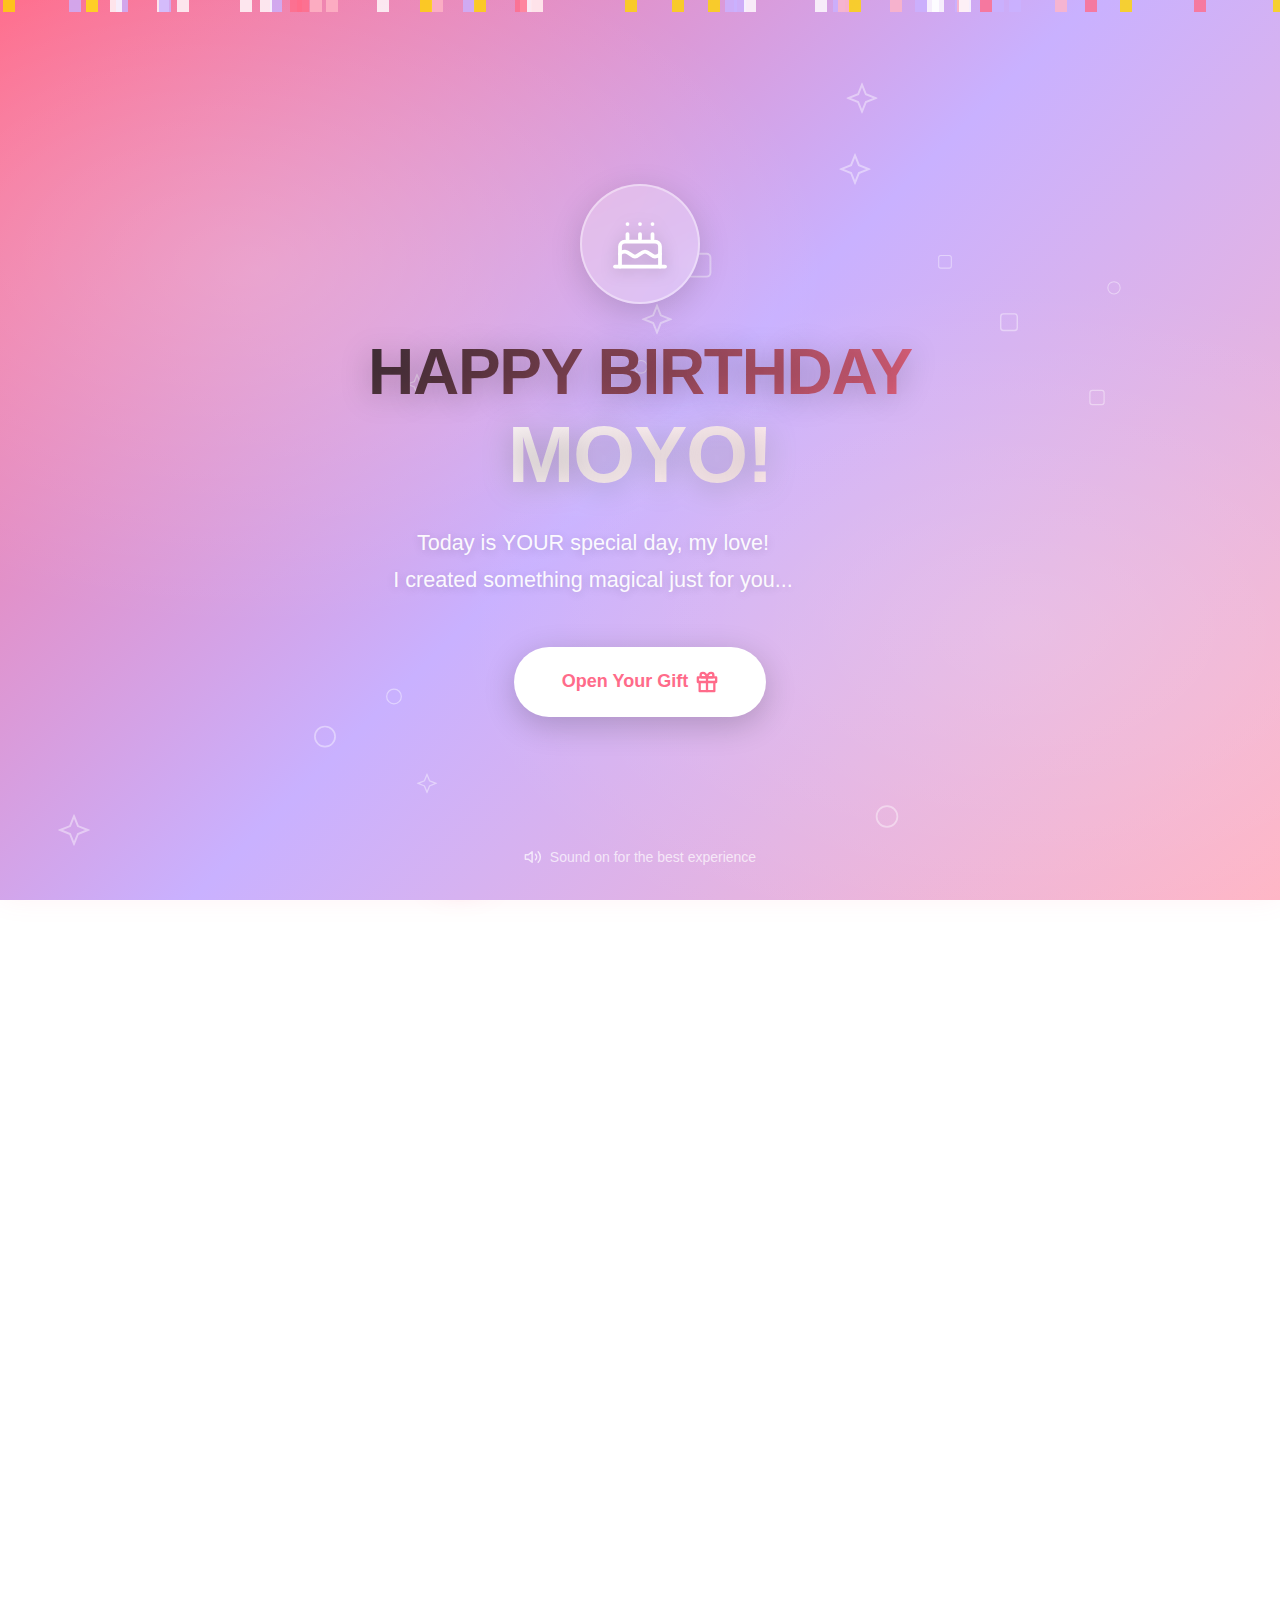
<file: index.html>
<!DOCTYPE html>
<html lang="en">
<head>
  <meta charset="UTF-8">
  <meta name="viewport" content="width=device-width, initial-scale=1.0">
  <meta name="description" content="Happy Birthday Moyo - A digital love experience celebrating you">
  <title>Happy Birthday Moyo! 🎂💕</title>
  
  <!-- Preload critical resources -->
  <link rel="preconnect" href="https://unpkg.com">
  
  <!-- AOS Animation Library -->
  <link href="https://unpkg.com/aos@2.3.1/dist/aos.css" rel="stylesheet">
  
  <!-- Custom Styles -->
  <link rel="stylesheet" href="css/globals.css">
  <link rel="stylesheet" href="css/message.css">
  <link rel="stylesheet" href="css/surprise.css">
  <link rel="stylesheet" href="css/home.css">
</head>
<body>
  
  <!-- ============================================================
       BIRTHDAY MODAL POPUP
       ============================================================ -->
  <div class="birthday-modal" id="birthday-modal">
    <!-- Animated Background -->
    <div class="birthday-bg"></div>

    <!-- Confetti Container -->
    <div class="confetti-container" id="confetti-container"></div>
    
    <!-- Floating Decorations -->
    <div class="birthday-decorations" id="birthday-decorations"></div>
    
    <!-- Content -->
    <div class="birthday-content">
      <!-- Cake Icon -->
      <div class="birthday-icon">
        <svg xmlns="http://www.w3.org/2000/svg" viewBox="0 0 24 24" fill="none" stroke="currentColor" stroke-width="1.5" stroke-linecap="round" stroke-linejoin="round">
          <path d="M20 21v-8a2 2 0 0 0-2-2H6a2 2 0 0 0-2 2v8"/>
          <path d="M4 16s.5-1 2-1 2.5 2 4 2 2.5-2 4-2 2.5 2 4 2 2-1 2-1"/>
          <path d="M2 21h20"/>
          <path d="M7 8v2"/>
          <path d="M12 8v2"/>
          <path d="M17 8v2"/>
          <path d="M7 4h.01"/>
          <path d="M12 4h.01"/>
          <path d="M17 4h.01"/>
        </svg>
      </div>

      <h1 class="birthday-title">
        HAPPY BIRTHDAY
        <span class="birthday-name">MOYO!</span>
      </h1>

      <p class="birthday-subtitle">
        Today is YOUR special day, my love!<br>
        I created something magical just for you...
      </p>

      <button class="birthday-btn" id="enter-btn" onclick="closeBirthdayModal()">
        <span>Open Your Gift</span>
        <svg xmlns="http://www.w3.org/2000/svg" viewBox="0 0 24 24" fill="none" stroke="currentColor" stroke-width="2.5" stroke-linecap="round" stroke-linejoin="round">
          <path d="M20 12v10H4V12"/>
          <path d="M2 7h20v5H2z"/>
          <path d="M12 22V7"/>
          <path d="M12 7H7.5a2.5 2.5 0 0 1 0-5C11 2 12 7 12 7z"/>
          <path d="M12 7h4.5a2.5 2.5 0 0 0 0-5C13 2 12 7 12 7z"/>
        </svg>
      </button>
    </div>

    <!-- Audio Hint -->
    <div class="audio-hint">
      <svg xmlns="http://www.w3.org/2000/svg" viewBox="0 0 24 24" fill="none" stroke="currentColor" stroke-width="2" stroke-linecap="round" stroke-linejoin="round">
        <polygon points="11 5 6 9 2 9 2 15 6 15 11 19 11 5"/>
        <path d="M15.54 8.46a5 5 0 0 1 0 7.07"/>
        <path d="M19.07 4.93a10 10 0 0 1 0 14.14"/>
      </svg>
      <span>Sound on for the best experience</span>
    </div>
  </div>


  <!-- Floating Hearts Background -->
  <div class="floating-hearts" aria-hidden="true"></div>

  <!-- Page Container -->
  <div class="page-container">
    <!-- Main Content -->
    <div id="page-content" class="page-content">
      
      <!-- ============================================================
           HERO SECTION
           ============================================================ -->
      <section class="section-lg" style="min-height: calc(100vh - 180px); display: flex; align-items: center; justify-content: center;">
        <div class="container text-center">
          
          <!-- Animated Heart Container -->
          <div class="lottie-container mb-lg" data-aos="zoom-in" data-aos-delay="100">
            <div id="lottie-heart" class="animated-heart-container">
              <!-- Beautiful CSS Animated Heart -->
              <div class="animated-heart">
                <svg xmlns="http://www.w3.org/2000/svg" viewBox="0 0 24 24" fill="url(#heartGradient)" stroke="none">
                  <defs>
                    <linearGradient id="heartGradient" x1="0%" y1="0%" x2="100%" y2="100%">
                      <stop offset="0%" style="stop-color:#FF85A2"/>
                      <stop offset="50%" style="stop-color:#FF6B8A"/>
                      <stop offset="100%" style="stop-color:#E85A78"/>
                    </linearGradient>
                    <filter id="heartGlow" x="-50%" y="-50%" width="200%" height="200%">
                      <feGaussianBlur stdDeviation="2" result="glow"/>
                      <feMerge>
                        <feMergeNode in="glow"/>
                        <feMergeNode in="SourceGraphic"/>
                      </feMerge>
                    </filter>
                  </defs>
                  <path d="M20.84 4.61a5.5 5.5 0 0 0-7.78 0L12 5.67l-1.06-1.06a5.5 5.5 0 0 0-7.78 7.78l1.06 1.06L12 21.23l7.78-7.78 1.06-1.06a5.5 5.5 0 0 0 0-7.78z" filter="url(#heartGlow)"/>
                </svg>
                <!-- Floating mini icons -->
                <div class="mini-hearts">
                  <span class="mini-heart" style="--delay: 0s; --x: -30px;">
                    <svg xmlns="http://www.w3.org/2000/svg" width="16" height="16" viewBox="0 0 24 24" fill="currentColor" style="color: var(--color-love-pink);"><path d="M19 14c1.49-1.46 3-3.21 3-5.5A5.5 5.5 0 0 0 16.5 3c-1.76 0-3 .5-4.5 2-1.5-1.5-2.74-2-4.5-2A5.5 5.5 0 0 0 2 8.5c0 2.3 1.5 4.05 3 5.5l7 7Z"/></svg>
                  </span>
                  <span class="mini-heart" style="--delay: 0.5s; --x: 30px;">
                    <svg xmlns="http://www.w3.org/2000/svg" width="14" height="14" viewBox="0 0 24 24" fill="currentColor" style="color: var(--color-rose);"><path d="M19 14c1.49-1.46 3-3.21 3-5.5A5.5 5.5 0 0 0 16.5 3c-1.76 0-3 .5-4.5 2-1.5-1.5-2.74-2-4.5-2A5.5 5.5 0 0 0 2 8.5c0 2.3 1.5 4.05 3 5.5l7 7Z"/></svg>
                  </span>
                  <span class="mini-heart" style="--delay: 1s; --x: -20px;">
                    <svg xmlns="http://www.w3.org/2000/svg" width="18" height="18" viewBox="0 0 24 24" fill="currentColor" style="color: var(--color-lavender);"><path d="M19 14c1.49-1.46 3-3.21 3-5.5A5.5 5.5 0 0 0 16.5 3c-1.76 0-3 .5-4.5 2-1.5-1.5-2.74-2-4.5-2A5.5 5.5 0 0 0 2 8.5c0 2.3 1.5 4.05 3 5.5l7 7Z"/></svg>
                  </span>
                  <span class="mini-heart" style="--delay: 1.5s; --x: 25px;">
                    <svg xmlns="http://www.w3.org/2000/svg" width="12" height="12" viewBox="0 0 24 24" fill="currentColor" style="color: var(--color-peach);"><path d="M19 14c1.49-1.46 3-3.21 3-5.5A5.5 5.5 0 0 0 16.5 3c-1.76 0-3 .5-4.5 2-1.5-1.5-2.74-2-4.5-2A5.5 5.5 0 0 0 2 8.5c0 2.3 1.5 4.05 3 5.5l7 7Z"/></svg>
                  </span>
                </div>
              </div>
            </div>
            <style>
              .animated-heart-container {
                width: 220px;
                height: 220px;
                margin: 0 auto;
                display: flex;
                align-items: center;
                justify-content: center;
                position: relative;
              }
              .animated-heart {
                position: relative;
                animation: heartBeat 1.5s ease-in-out infinite;
              }
              .animated-heart svg {
                width: 140px;
                height: 140px;
                filter: drop-shadow(0 8px 25px rgba(255,107,138,0.5));
              }
              @keyframes heartBeat {
                0%, 100% { transform: scale(1); }
                15% { transform: scale(1.15); }
                30% { transform: scale(1); }
                45% { transform: scale(1.1); }
                60% { transform: scale(1); }
              }
              .mini-hearts {
                position: absolute;
                inset: 0;
                pointer-events: none;
              }
              .mini-heart {
                position: absolute;
                font-size: 1.2rem;
                opacity: 0;
                animation: floatUp 3s ease-in-out infinite;
                animation-delay: var(--delay);
                left: calc(50% + var(--x));
                bottom: 50%;
              }
              @keyframes floatUp {
                0% { 
                  opacity: 0; 
                  transform: translateY(0) scale(0.5); 
                }
                20% { 
                  opacity: 1; 
                }
                100% { 
                  opacity: 0; 
                  transform: translateY(-80px) scale(1); 
                }
              }
            </style>
          </div>

          <!-- Birthday Headline -->
          <h1 class="premium-title" data-aos="fade-up" data-aos-delay="300" style="margin-bottom: var(--spacing-md);">
            Happy Birthday, Moyo!<br>
            <span class="highlight-text">Today is all about you</span>
          </h1>

          <!-- Decorative Divider -->
          <div class="section-divider" data-aos="fade-up" data-aos-delay="400"></div>

          <!-- Subtext -->
          <p class="poetic-text mb-xl" data-aos="fade-up" data-aos-delay="500" style="max-width: 520px; margin: 0 auto var(--spacing-xl);">
            On this beautiful day, I wanted to create something special just for you. 
            Every page is filled with my love, my memories of us, and my heart.
          </p>

          <!-- CTA Button -->
          <div data-aos="fade-up" data-aos-delay="600">
            <a href="love-story.html" class="btn btn-primary btn-lg" id="start-journey-btn">
              <span>Begin Your Journey</span>
              <svg xmlns="http://www.w3.org/2000/svg" width="22" height="22" viewBox="0 0 24 24" fill="none" stroke="currentColor" stroke-width="2.5" stroke-linecap="round" stroke-linejoin="round">
                <path d="M20.84 4.61a5.5 5.5 0 0 0-7.78 0L12 5.67l-1.06-1.06a5.5 5.5 0 0 0-7.78 7.78l1.06 1.06L12 21.23l7.78-7.78 1.06-1.06a5.5 5.5 0 0 0 0-7.78z"></path>
              </svg>
            </a>
          </div>

        </div>
      </section>

      <!-- ============================================================
           BIRTHDAY STATS SECTION
           ============================================================ -->
      <section class="section" id="stats-section">
        <div class="container">
          <div class="text-center mb-xl" data-aos="fade-up">
            <h2>Your Birthday By The Numbers</h2>
            <p class="poetic-text">Celebrating another amazing year of you</p>
          </div>
          
          <div class="stats-container" data-aos="fade-up" data-aos-delay="100">
            <div class="stat-card-enhanced">
              <div class="stat-icon">
                <!-- Cake icon -->
                <svg xmlns="http://www.w3.org/2000/svg" width="28" height="28" viewBox="0 0 24 24" fill="none" stroke="currentColor" stroke-width="2" stroke-linecap="round" stroke-linejoin="round"><path d="M20 21v-8a2 2 0 0 0-2-2H6a2 2 0 0 0-2 2v8"/><path d="M4 16s.5-1 2-1 2.5 2 4 2 2.5-2 4-2 2.5 2 4 2 2-1 2-1"/><path d="M2 21h20"/><path d="M7 8v3"/><path d="M12 8v3"/><path d="M17 8v3"/><path d="M7 4h.01"/><path d="M12 4h.01"/><path d="M17 4h.01"/></svg>
              </div>
              <span class="stat-number counter" data-target="17" data-suffix="">0</span>
              <span class="stat-label">Years of Awesomeness</span>
            </div>

            <div class="stat-card-enhanced">
              <div class="stat-icon">
                <!-- Candle/Flame icon -->
                <svg xmlns="http://www.w3.org/2000/svg" width="28" height="28" viewBox="0 0 24 24" fill="none" stroke="currentColor" stroke-width="2" stroke-linecap="round" stroke-linejoin="round"><path d="M12 2c1 3 2.5 3.5 3.5 4.5A5 5 0 0 1 17 10a5 5 0 1 1-10 0c0-.3 0-.6.1-.9a5 5 0 0 0 4.9-7.1z"/></svg>
              </div>
              <span class="stat-number counter" data-target="100" data-suffix="">0</span>
              <span class="stat-label">Candles to Blow</span>
            </div>

            <div class="stat-card-enhanced">
              <div class="stat-icon">
                <!-- Gift icon -->
                <svg xmlns="http://www.w3.org/2000/svg" width="28" height="28" viewBox="0 0 24 24" fill="none" stroke="currentColor" stroke-width="2" stroke-linecap="round" stroke-linejoin="round"><rect x="3" y="8" width="18" height="12" rx="2"/><path d="M12 12V7"/><path d="M12 7H7.5a2.5 2.5 0 0 1 0-5C11 2 12 7 12 7z"/><path d="M12 7h4.5a2.5 2.5 0 0 0 0-5C13 2 12 7 12 7z"/></svg>
              </div>
              <span class="stat-number counter" data-target="1000" data-suffix="+">0</span>
              <span class="stat-label">Birthday Wishes</span>
            </div>

            <div class="stat-card-enhanced">
              <div class="stat-icon">
                <!-- Party/Celebration icon -->
                <svg xmlns="http://www.w3.org/2000/svg" width="28" height="28" viewBox="0 0 24 24" fill="none" stroke="currentColor" stroke-width="2" stroke-linecap="round" stroke-linejoin="round"><path d="M5.8 11.3 2 22l10.7-3.79"/><path d="M4 3h.01"/><path d="M22 8h.01"/><path d="M15 2h.01"/><path d="M22 20h.01"/><path d="m22 2-2.24.75a2.9 2.9 0 0 0-1.96 3.12v0c.1.86-.57 1.63-1.45 1.63h-.38c-.86 0-1.6.6-1.76 1.44L14 10"/><path d="m22 13-.82-.33c-.86-.34-1.82.2-1.98 1.11v0c-.11.7-.72 1.22-1.43 1.22H17"/><path d="m11 2 .33.82c.34.86-.2 1.82-1.11 1.98v0C9.52 4.9 9 5.52 9 6.23V7"/><path d="M11 13c1.93 1.93 2.83 4.17 2 5-.83.83-3.07-.07-5-2-1.93-1.93-2.83-4.17-2-5 .83-.83 3.07.07 5 2Z"/></svg>
              </div>
              <span class="stat-number counter" data-target="365" data-suffix="">0</span>
              <span class="stat-label">Days Until Next</span>
            </div>
          </div>
        </div>
      </section>

      <!-- ============================================================
           BIRTHDAY WISHES SECTION
           ============================================================ -->
      <section class="section">
        <div class="container container-sm">
          <div class="glass-card glass-card-pink text-center" data-aos="zoom-in">
            <div class="icon-circle mb-lg glow-icon" style="background: var(--gradient-sunset);">
              <svg xmlns="http://www.w3.org/2000/svg" width="36" height="36" viewBox="0 0 24 24" fill="none" stroke="currentColor" stroke-width="1.5" stroke-linecap="round" stroke-linejoin="round">
                <rect x="3" y="8" width="18" height="12" rx="2"/><path d="M12 12V7"/><path d="M12 7H7.5a2.5 2.5 0 0 1 0-5C11 2 12 7 12 7z"/><path d="M12 7h4.5a2.5 2.5 0 0 0 0-5C13 2 12 7 12 7z"/>
              </svg>
            </div>
            <h2 style="margin-bottom: var(--spacing-md);">My Birthday Wish For You</h2>
            <div class="section-divider" style="margin: var(--spacing-md) auto;"></div>
            <p style="font-size: var(--font-size-lg); font-style: italic; color: var(--color-text-primary); line-height: 1.9; margin-bottom: var(--spacing-lg);">
              "May this new year of your life bring you endless joy, beautiful surprises, 
              and all the love your heart can hold. You deserve every bit of happiness, 
              and I promise to be by your side through it all."
            </p>
            <div class="decorative-dots">
              <span class="decorative-dot"></span>
              <span class="decorative-dot"></span>
              <span class="decorative-dot"></span>
            </div>
          </div>
        </div>
      </section>

      <!-- ============================================================
           EXPLORE SECTION
           ============================================================ -->
      <section class="section">
        <div class="container">
          
          <div class="text-center mb-2xl" data-aos="fade-up">
            <h2>Your Birthday Gifts</h2>
            <p class="poetic-text" style="max-width: 450px; margin: var(--spacing-md) auto 0;">
              I've prepared something special in each section. Explore them all, my love!
            </p>
          </div>

          <div class="feature-grid">
            
            <!-- Our Story Card -->
            <a href="love-story.html" class="glass-card glass-card-glow feature-card" style="text-decoration: none;" data-aos="fade-up" data-aos-delay="100">
              <div class="feature-icon">
                <svg xmlns="http://www.w3.org/2000/svg" width="28" height="28" viewBox="0 0 24 24" fill="none" stroke="currentColor" stroke-width="2" stroke-linecap="round" stroke-linejoin="round">
                  <path d="M12 6.253v13m0-13C10.832 5.477 9.246 5 7.5 5S4.168 5.477 3 6.253v13C4.168 18.477 5.754 18 7.5 18s3.332.477 4.5 1.253m0-13C13.168 5.477 14.754 5 16.5 5c1.747 0 3.332.477 4.5 1.253v13C19.832 18.477 18.247 18 16.5 18c-1.746 0-3.332.477-4.5 1.253"/>
                </svg>
              </div>
              <h3>Our Story</h3>
              <p>Walk through the beautiful chapters of our journey together</p>
            </a>

            <!-- Questions Card -->
            <a href="questions.html" class="glass-card glass-card-glow feature-card" style="text-decoration: none;" data-aos="fade-up" data-aos-delay="200">
              <div class="feature-icon">
                <svg xmlns="http://www.w3.org/2000/svg" width="28" height="28" viewBox="0 0 24 24" fill="none" stroke="currentColor" stroke-width="2" stroke-linecap="round" stroke-linejoin="round">
                  <path d="M21 15a2 2 0 0 1-2 2H7l-4 4V5a2 2 0 0 1 2-2h14a2 2 0 0 1 2 2z"/>
                  <path d="M12 7v2"/>
                  <path d="M12 13h.01"/>
                </svg>
              </div>
              <h3>Questions</h3>
              <p>Share your heart through thoughtful questions I've written for you</p>
            </a>

            <!-- Memories Card -->
            <a href="memories.html" class="glass-card glass-card-glow feature-card" style="text-decoration: none;" data-aos="fade-up" data-aos-delay="300">
              <div class="feature-icon">
                <svg xmlns="http://www.w3.org/2000/svg" width="28" height="28" viewBox="0 0 24 24" fill="none" stroke="currentColor" stroke-width="2" stroke-linecap="round" stroke-linejoin="round">
                  <rect x="3" y="3" width="18" height="18" rx="2" ry="2"/>
                  <circle cx="9" cy="9" r="2"/>
                  <path d="m21 15-3.086-3.086a2 2 0 0 0-2.828 0L6 21"/>
                </svg>
              </div>
              <h3>Memories</h3>
              <p>Relive our most precious moments captured in time</p>
            </a>

            <!-- Surprise Card -->
            <a href="surprise.html" class="glass-card glass-card-glow feature-card" style="text-decoration: none;" data-aos="fade-up" data-aos-delay="400">
              <div class="feature-icon">
                <svg xmlns="http://www.w3.org/2000/svg" width="28" height="28" viewBox="0 0 24 24" fill="none" stroke="currentColor" stroke-width="2" stroke-linecap="round" stroke-linejoin="round">
                  <path d="M20 12v10H4V12"/>
                  <path d="M2 7h20v5H2z"/>
                  <path d="M12 22V7"/>
                  <path d="M12 7H7.5a2.5 2.5 0 0 1 0-5C11 2 12 7 12 7z"/>
                  <path d="M12 7h4.5a2.5 2.5 0 0 0 0-5C13 2 12 7 12 7z"/>
                </svg>
              </div>
              <h3>Your Surprise</h3>
              <p>A special birthday surprise awaits you here!</p>
            </a>

          </div>
        </div>
      </section>

      <!-- ============================================================
           FINAL CTA SECTION
           ============================================================ -->
      <section class="section">
        <div class="container text-center">
          <div data-aos="fade-up">
            <div class="icon-circle mb-lg glow-icon">
              <svg xmlns="http://www.w3.org/2000/svg" width="36" height="36" viewBox="0 0 24 24" fill="none" stroke="currentColor" stroke-width="1.5" stroke-linecap="round" stroke-linejoin="round">
                <path d="M20 21v-8a2 2 0 0 0-2-2H6a2 2 0 0 0-2 2v8"/><path d="M4 16s.5-1 2-1 2.5 2 4 2 2.5-2 4-2 2.5 2 4 2 2-1 2-1"/><path d="M2 21h20"/><path d="M7 8v2"/><path d="M12 8v2"/><path d="M17 8v2"/><path d="M7 4h.01"/><path d="M12 4h.01"/><path d="M17 4h.01"/>
              </svg>
            </div>
            <h2 style="margin-bottom: var(--spacing-md);">Ready for Your Gift?</h2>
            <p class="poetic-text mb-xl" style="max-width: 400px; margin: 0 auto var(--spacing-xl);">
              Your birthday journey through my heart starts now...
            </p>
            <a href="love-story.html" class="btn btn-primary btn-lg">
              <span>Let's Go</span>
              <svg xmlns="http://www.w3.org/2000/svg" width="20" height="20" viewBox="0 0 24 24" fill="none" stroke="currentColor" stroke-width="2.5" stroke-linecap="round" stroke-linejoin="round">
                <line x1="5" y1="12" x2="19" y2="12"/>
                <polyline points="12 5 19 12 12 19"/>
              </svg>
            </a>
          </div>
        </div>
      </section>

    </div>
  </div>

  <!-- ============================================================
       BOTTOM NAVIGATION
       ============================================================ -->
  <nav class="bottom-nav" role="navigation" aria-label="Main navigation">
    <button class="nav-item active" id="nav-home" data-page="index.html" aria-label="Home">
      <svg xmlns="http://www.w3.org/2000/svg" width="24" height="24" viewBox="0 0 24 24" fill="none" stroke="currentColor" stroke-width="2" stroke-linecap="round" stroke-linejoin="round">
        <path d="m3 9 9-7 9 7v11a2 2 0 0 1-2 2H5a2 2 0 0 1-2-2z"/>
        <polyline points="9 22 9 12 15 12 15 22"/>
      </svg>
    </button>
    <button class="nav-item" id="nav-story" data-page="love-story.html" aria-label="Our Story">
      <svg xmlns="http://www.w3.org/2000/svg" width="24" height="24" viewBox="0 0 24 24" fill="none" stroke="currentColor" stroke-width="2" stroke-linecap="round" stroke-linejoin="round">
        <path d="M12 6.253v13m0-13C10.832 5.477 9.246 5 7.5 5S4.168 5.477 3 6.253v13C4.168 18.477 5.754 18 7.5 18s3.332.477 4.5 1.253m0-13C13.168 5.477 14.754 5 16.5 5c1.747 0 3.332.477 4.5 1.253v13C19.832 18.477 18.247 18 16.5 18c-1.746 0-3.332.477-4.5 1.253"/>
      </svg>
    </button>
    <button class="nav-item" id="nav-questions" data-page="questions.html" aria-label="Questions">
      <svg xmlns="http://www.w3.org/2000/svg" width="24" height="24" viewBox="0 0 24 24" fill="none" stroke="currentColor" stroke-width="2" stroke-linecap="round" stroke-linejoin="round">
        <path d="M21 15a2 2 0 0 1-2 2H7l-4 4V5a2 2 0 0 1 2-2h14a2 2 0 0 1 2 2z"/>
      </svg>
    </button>
    <button class="nav-item" id="nav-memories" data-page="memories.html" aria-label="Memories">
      <svg xmlns="http://www.w3.org/2000/svg" width="24" height="24" viewBox="0 0 24 24" fill="none" stroke="currentColor" stroke-width="2" stroke-linecap="round" stroke-linejoin="round">
        <rect x="3" y="3" width="18" height="18" rx="2" ry="2"/>
        <circle cx="9" cy="9" r="2"/>
        <path d="m21 15-3.086-3.086a2 2 0 0 0-2.828 0L6 21"/>
      </svg>
    </button>
    <button class="nav-item" id="nav-surprise" data-page="surprise.html" aria-label="Surprise">
      <svg xmlns="http://www.w3.org/2000/svg" width="24" height="24" viewBox="0 0 24 24" fill="none" stroke="currentColor" stroke-width="2" stroke-linecap="round" stroke-linejoin="round">
        <path d="M20 12v10H4V12"/>
        <path d="M2 7h20v5H2z"/>
        <path d="M12 22V7"/>
        <path d="M12 7H7.5a2.5 2.5 0 0 1 0-5C11 2 12 7 12 7z"/>
        <path d="M12 7h4.5a2.5 2.5 0 0 0 0-5C13 2 12 7 12 7z"/>
      </svg>
    </button>
    <button class="nav-item" id="nav-message" data-page="message.html" aria-label="Love Letter">
      <svg xmlns="http://www.w3.org/2000/svg" width="24" height="24" viewBox="0 0 24 24" fill="none" stroke="currentColor" stroke-width="2" stroke-linecap="round" stroke-linejoin="round">
        <path d="M20.84 4.61a5.5 5.5 0 0 0-7.78 0L12 5.67l-1.06-1.06a5.5 5.5 0 0 0-7.78 7.78l1.06 1.06L12 21.23l7.78-7.78 1.06-1.06a5.5 5.5 0 0 0 0-7.78z"/>
      </svg>
    </button>
  </nav>

  <!-- Scripts -->
  <script src="https://unpkg.com/aos@2.3.1/dist/aos.js" defer></script>

  <script src="js/state.js" defer></script>
  <script src="js/router.js" defer></script>
  <script src="js/animations.js" defer></script>
  <script src="js/audio-manager.js" defer></script>
  <script src="js/questions.js" defer></script>
  <script src="js/message.js" defer></script>
  <script src="js/surprise.js" defer></script>
  
  <script src="js/home.js" defer></script>
  <script src="js/love-story.js" defer></script>
</body>
</html>
</file>
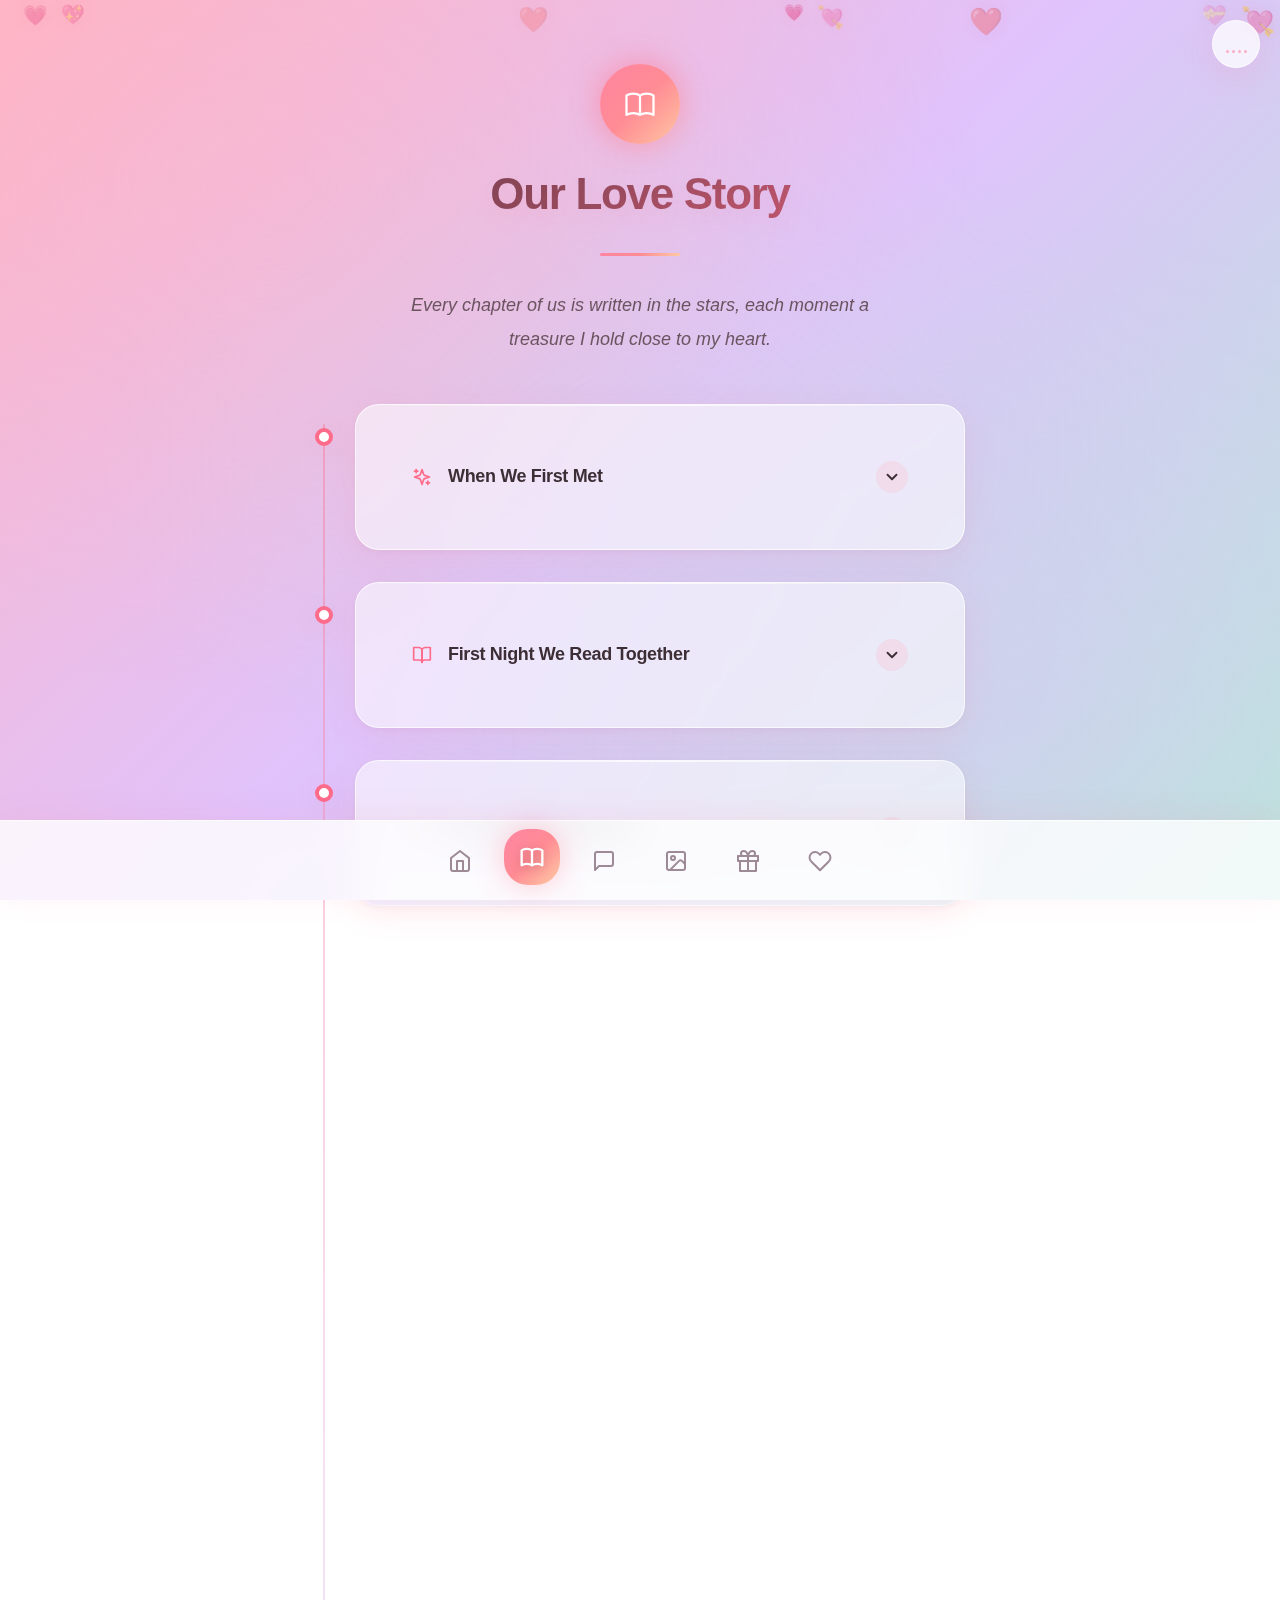
<file: love-story.html>
<!DOCTYPE html>
<html lang="en">
<head>
  <meta charset="UTF-8">
  <meta name="viewport" content="width=device-width, initial-scale=1.0">
  <meta name="description" content="Our love story - a timeline of beautiful moments">
  <title>Our Story 💕</title>
  <link href="https://unpkg.com/aos@2.3.1/dist/aos.css" rel="stylesheet">
  <link rel="stylesheet" href="css/globals.css">
</head>
<body>
  <div class="floating-hearts" aria-hidden="true"></div>

  <div class="page-container">
    <div id="page-content" class="page-content">
      
      <!-- ============================================================
           HEADER SECTION
           ============================================================ -->
      <section class="section">
        <div class="container">
          
          <!-- Page Header -->
          <div class="text-center mb-2xl" data-aos="fade-down">
            <div class="icon-circle mb-lg glow-icon">
              <svg xmlns="http://www.w3.org/2000/svg" width="36" height="36" viewBox="0 0 24 24" fill="none" stroke="currentColor" stroke-width="1.5" stroke-linecap="round" stroke-linejoin="round">
                <path d="M12 6.253v13m0-13C10.832 5.477 9.246 5 7.5 5S4.168 5.477 3 6.253v13C4.168 18.477 5.754 18 7.5 18s3.332.477 4.5 1.253m0-13C13.168 5.477 14.754 5 16.5 5c1.747 0 3.332.477 4.5 1.253v13C19.832 18.477 18.247 18 16.5 18c-1.746 0-3.332.477-4.5 1.253"/>
              </svg>
            </div>
            <h1 class="premium-title">Our Love Story</h1>
            <div class="section-divider"></div>
            <p class="poetic-text" style="max-width: 520px; margin: 0 auto;">
              Every chapter of us is written in the stars, each moment a treasure I hold close to my heart.
            </p>
          </div>

          <!-- Timeline -->
          <div class="timeline" style="max-width: 650px; margin: 0 auto;">
            
            <!-- Timeline Event 1 -->
            <div class="timeline-item" data-id="event-1" data-aos="fade-up" data-aos-delay="100">
              <div class="glass-card timeline-card" onclick="toggleTimeline('event-1')">
                <div class="timeline-header">
                  <h3 class="timeline-title">
                    <span class="timeline-icon">
                      <svg xmlns="http://www.w3.org/2000/svg" width="20" height="20" viewBox="0 0 24 24" fill="none" stroke="currentColor" stroke-width="2" stroke-linecap="round" stroke-linejoin="round"><path d="m12 3-1.912 5.813a2 2 0 0 1-1.275 1.275L3 12l5.813 1.912a2 2 0 0 1 1.275 1.275L12 21l1.912-5.813a2 2 0 0 1 1.275-1.275L21 12l-5.813-1.912a2 2 0 0 1-1.275-1.275L12 3Z"/><path d="M5 3v4"/><path d="M19 17v4"/><path d="M3 5h4"/><path d="M17 19h4"/></svg>
                    </span>
                    When We First Met
                  </h3>
                  <span class="timeline-toggle">
                    <svg xmlns="http://www.w3.org/2000/svg" width="18" height="18" viewBox="0 0 24 24" fill="none" stroke="currentColor" stroke-width="2.5" stroke-linecap="round" stroke-linejoin="round">
                      <polyline points="6 9 12 15 18 9"/>
                    </svg>
                  </span>
                </div>
                <div class="timeline-content">
                  <p class="timeline-text">AHH yes, the day I met you, feels like yester, the day we locked eyes at yellow house whilst we wait for our PHY practical and your grumpy ass felt it was a good idea to just frown for absolutely no reason. If only she knew how much I wanted to know you more on the spot....</p>
                </div>
              </div>
            </div>

            <!-- Timeline Event 2 -->
            <div class="timeline-item" data-id="event-2" data-aos="fade-up" data-aos-delay="150">
              <div class="glass-card timeline-card" onclick="toggleTimeline('event-2')">
                <div class="timeline-header">
                  <h3 class="timeline-title">
                    <span class="timeline-icon">
                      <svg xmlns="http://www.w3.org/2000/svg" width="20" height="20" viewBox="0 0 24 24" fill="none" stroke="currentColor" stroke-width="2" stroke-linecap="round" stroke-linejoin="round"><path d="M2 3h6a4 4 0 0 1 4 4v14a3 3 0 0 0-3-3H2z"/><path d="M22 3h-6a4 4 0 0 0-4 4v14a3 3 0 0 1 3-3h7z"/></svg>
                    </span>
                    First Night We Read Together
                  </h3>
                  <span class="timeline-toggle">
                    <svg xmlns="http://www.w3.org/2000/svg" width="18" height="18" viewBox="0 0 24 24" fill="none" stroke="currentColor" stroke-width="2.5" stroke-linecap="round" stroke-linejoin="round">
                      <polyline points="6 9 12 15 18 9"/>
                    </svg>
                  </span>
                </div>
                <div class="timeline-content">
                  <p class="timeline-text">Nothing memorable happened really, just me being corny and awkward asf, but it happened and it's worth remembering</p>
                </div>
              </div>
            </div>

            <!-- Timeline Event 3 -->
            <div class="timeline-item" data-id="event-3" data-aos="fade-up" data-aos-delay="200">
              <div class="glass-card timeline-card" onclick="toggleTimeline('event-3')">
                <div class="timeline-header">
                  <h3 class="timeline-title">
                    <span class="timeline-icon">
                      <svg xmlns="http://www.w3.org/2000/svg" width="20" height="20" viewBox="0 0 24 24" fill="none" stroke="currentColor" stroke-width="2" stroke-linecap="round" stroke-linejoin="round"><path d="M7.9 20A9 9 0 1 0 4 16.1L2 22Z"/></svg>
                    </span>
                    First Time I Texted You
                  </h3>
                  <span class="timeline-toggle">
                    <svg xmlns="http://www.w3.org/2000/svg" width="18" height="18" viewBox="0 0 24 24" fill="none" stroke="currentColor" stroke-width="2.5" stroke-linecap="round" stroke-linejoin="round">
                      <polyline points="6 9 12 15 18 9"/>
                    </svg>
                  </span>
                </div>
                <div class="timeline-content">
                  <p class="timeline-text">Shortly after i fetched water and spoke you, i remembered later that night how much easier it would have been if i had just asked for your number then and there, but it's fine, and then it hit me, for where oak group dey?why i go dey stress myself.....wo!</p>
                </div>
              </div>
            </div>

            <!-- Timeline Event 4 -->
            <div class="timeline-item" data-id="event-4" data-aos="fade-up" data-aos-delay="250">
              <div class="glass-card timeline-card" onclick="toggleTimeline('event-4')">
                <div class="timeline-header">
                  <h3 class="timeline-title">
                    <span class="timeline-icon">
                      <svg xmlns="http://www.w3.org/2000/svg" width="20" height="20" viewBox="0 0 24 24" fill="none" stroke="currentColor" stroke-width="2" stroke-linecap="round" stroke-linejoin="round"><path d="M19 14c1.49-1.46 3-3.21 3-5.5A5.5 5.5 0 0 0 16.5 3c-1.76 0-3 .5-4.5 2-1.5-1.5-2.74-2-4.5-2A5.5 5.5 0 0 0 2 8.5c0 2.3 1.5 4.05 3 5.5l7 7Z"/><path d="M12 5 9.04 7.96a2.17 2.17 0 0 0 0 3.08v0c.82.82 2.13.82 2.96 0L15 8"/><path d="m13 13-2 2"/></svg>
                    </span>
                    Our First Hug
                  </h3>
                  <span class="timeline-toggle">
                    <svg xmlns="http://www.w3.org/2000/svg" width="18" height="18" viewBox="0 0 24 24" fill="none" stroke="currentColor" stroke-width="2.5" stroke-linecap="round" stroke-linejoin="round">
                      <polyline points="6 9 12 15 18 9"/>
                    </svg>
                  </span>
                </div>
                <div class="timeline-content">
                  <p class="timeline-text">ouuuuuu, it felt like a dream icel, the soft hug, the compliment, to the way you looked at me, it was just ughhhhhhhh</p>
                </div>
              </div>
            </div>

            <!-- Timeline Event 5 -->
            <div class="timeline-item" data-id="event-5" data-aos="fade-up" data-aos-delay="300">
              <div class="glass-card timeline-card" onclick="toggleTimeline('event-5')">
                <div class="timeline-header">
                  <h3 class="timeline-title">
                    <span class="timeline-icon">
                      <svg xmlns="http://www.w3.org/2000/svg" width="20" height="20" viewBox="0 0 24 24" fill="none" stroke="currentColor" stroke-width="2" stroke-linecap="round" stroke-linejoin="round"><path d="M20.84 4.61a5.5 5.5 0 0 0-7.78 0L12 5.67l-1.06-1.06a5.5 5.5 0 0 0-7.78 7.78l1.06 1.06L12 21.23l7.78-7.78 1.06-1.06a5.5 5.5 0 0 0 0-7.78z"/></svg>
                    </span>
                    Our First Kiss
                  </h3>
                  <span class="timeline-toggle">
                    <svg xmlns="http://www.w3.org/2000/svg" width="18" height="18" viewBox="0 0 24 24" fill="none" stroke="currentColor" stroke-width="2.5" stroke-linecap="round" stroke-linejoin="round">
                      <polyline points="6 9 12 15 18 9"/>
                    </svg>
                  </span>
                </div>
                <div class="timeline-content">
                  <p class="timeline-text">eishh, baba con dey vex, i must say, i genuinely felt bad and i even thought fucked but hey...here we are...hehe</p>
                </div>
              </div>
            </div>

            <!-- Timeline Event 6 -->
            <div class="timeline-item" data-id="event-6" data-aos="fade-up" data-aos-delay="350">
              <div class="glass-card timeline-card" onclick="toggleTimeline('event-6')">
                <div class="timeline-header">
                  <h3 class="timeline-title">
                    <span class="timeline-icon">
                      <svg xmlns="http://www.w3.org/2000/svg" width="20" height="20" viewBox="0 0 24 24" fill="none" stroke="currentColor" stroke-width="2" stroke-linecap="round" stroke-linejoin="round"><path d="M19 14c1.49-1.46 3-3.21 3-5.5A5.5 5.5 0 0 0 16.5 3c-1.76 0-3 .5-4.5 2-1.5-1.5-2.74-2-4.5-2A5.5 5.5 0 0 0 2 8.5c0 2.3 1.5 4.05 3 5.5l7 7Z"/><path d="M12 13V7l4 2-4 2Z"/></svg>
                    </span>
                    First "I Love You"
                  </h3>
                  <span class="timeline-toggle">
                    <svg xmlns="http://www.w3.org/2000/svg" width="18" height="18" viewBox="0 0 24 24" fill="none" stroke="currentColor" stroke-width="2.5" stroke-linecap="round" stroke-linejoin="round">
                      <polyline points="6 9 12 15 18 9"/>
                    </svg>
                  </span>
                </div>
                <div class="timeline-content">
                  <p class="timeline-text">If i can still remember, i think i asked continuosly trying to understand how you felt as well cos i was like "Moyo, is this love?" <br>we've come alonggg wayyy, 5 billion i love you later btw</p>
                </div>
              </div>
            </div>

            <!-- Timeline Event 7 -->
            <div class="timeline-item" data-id="event-7" data-aos="fade-up" data-aos-delay="400">
              <div class="glass-card timeline-card" onclick="toggleTimeline('event-7')">
                <div class="timeline-header">
                  <h3 class="timeline-title">
                    <span class="timeline-icon">
                      <svg xmlns="http://www.w3.org/2000/svg" width="20" height="20" viewBox="0 0 24 24" fill="none" stroke="currentColor" stroke-width="2" stroke-linecap="round" stroke-linejoin="round"><circle cx="12" cy="12" r="3"/><path d="M12 16.5A4.5 4.5 0 1 1 7.5 12 4.5 4.5 0 1 1 12 7.5 4.5 4.5 0 1 1 16.5 12 4.5 4.5 0 1 1 12 16.5"/><path d="M12 12v9"/></svg>
                    </span>
                    When I Asked You Out
                  </h3>
                  <span class="timeline-toggle">
                    <svg xmlns="http://www.w3.org/2000/svg" width="18" height="18" viewBox="0 0 24 24" fill="none" stroke="currentColor" stroke-width="2.5" stroke-linecap="round" stroke-linejoin="round">
                      <polyline points="6 9 12 15 18 9"/>
                    </svg>
                  </span>
                </div>
                <div class="timeline-content">
                  <p class="timeline-text">ouuuu, the most "it's about time" moment of my life, see as she spam yessssssssssssssssssssss</p>
                </div>
              </div>
            </div>

            <!-- Timeline Event 8 -->
            <div class="timeline-item" data-id="event-8" data-aos="fade-up" data-aos-delay="450">
              <div class="glass-card timeline-card" onclick="toggleTimeline('event-8')">
                <div class="timeline-header">
                  <h3 class="timeline-title">
                    <span class="timeline-icon">
                      <svg xmlns="http://www.w3.org/2000/svg" width="20" height="20" viewBox="0 0 24 24" fill="none" stroke="currentColor" stroke-width="2" stroke-linecap="round" stroke-linejoin="round"><polyline points="20 12 20 22 4 22 4 12"/><rect width="20" height="5" x="2" y="7"/><line x1="12" y1="22" x2="12" y2="7"/><path d="M12 7H7.5a2.5 2.5 0 0 1 0-5C11 2 12 7 12 7z"/><path d="M12 7h4.5a2.5 2.5 0 0 0 0-5C13 2 12 7 12 7z"/></svg>
                    </span>
                    Our First Christmas
                  </h3>
                  <span class="timeline-toggle">
                    <svg xmlns="http://www.w3.org/2000/svg" width="18" height="18" viewBox="0 0 24 24" fill="none" stroke="currentColor" stroke-width="2.5" stroke-linecap="round" stroke-linejoin="round">
                      <polyline points="6 9 12 15 18 9"/>
                    </svg>
                  </span>
                </div>
                <div class="timeline-content">
                  <p class="timeline-text">sigh, feels like 2 months ago....lololol</p>
                </div>
              </div>
            </div>

          </div>

          <!-- Footer decoration -->
          <div class="text-center mt-3xl mb-xl" data-aos="fade-up">
            <div class="glass-card glass-card-pink" style="display: inline-block; padding: var(--spacing-lg) var(--spacing-2xl); border-radius: var(--radius-full);">
              <span style="font-size: var(--font-size-lg); font-style: italic; color: var(--color-text-secondary); display: flex; align-items: center; gap: 12px;">
                ...and our story continues 
                <svg xmlns="http://www.w3.org/2000/svg" width="20" height="20" viewBox="0 0 24 24" fill="currentColor" stroke="none" style="color: var(--color-rose); animation: heartBeat 2s infinite;"><path d="M19 14c1.49-1.46 3-3.21 3-5.5A5.5 5.5 0 0 0 16.5 3c-1.76 0-3 .5-4.5 2-1.5-1.5-2.74-2-4.5-2A5.5 5.5 0 0 0 2 8.5c0 2.3 1.5 4.05 3 5.5l7 7Z"/></svg>
              </span>
            </div>
          </div>

          <!-- Next Section CTA -->
          <div class="text-center mt-2xl" data-aos="fade-up">
            <a href="questions.html" class="btn btn-primary">
              <span>Answer Some Questions</span>
              <svg xmlns="http://www.w3.org/2000/svg" width="18" height="18" viewBox="0 0 24 24" fill="none" stroke="currentColor" stroke-width="2.5" stroke-linecap="round" stroke-linejoin="round">
                <line x1="5" y1="12" x2="19" y2="12"/>
                <polyline points="12 5 19 12 12 19"/>
              </svg>
            </a>
          </div>

        </div>
      </section>

    </div>
  </div>

  <!-- Bottom Navigation -->
  <nav class="bottom-nav" role="navigation" aria-label="Main navigation">
    <button class="nav-item" id="nav-home" data-page="index.html" aria-label="Home">
      <svg xmlns="http://www.w3.org/2000/svg" width="24" height="24" viewBox="0 0 24 24" fill="none" stroke="currentColor" stroke-width="2" stroke-linecap="round" stroke-linejoin="round"><path d="m3 9 9-7 9 7v11a2 2 0 0 1-2 2H5a2 2 0 0 1-2-2z"/><polyline points="9 22 9 12 15 12 15 22"/></svg>
    </button>
    <button class="nav-item active" id="nav-story" data-page="love-story.html" aria-label="Our Story">
      <svg xmlns="http://www.w3.org/2000/svg" width="24" height="24" viewBox="0 0 24 24" fill="none" stroke="currentColor" stroke-width="2" stroke-linecap="round" stroke-linejoin="round"><path d="M12 6.253v13m0-13C10.832 5.477 9.246 5 7.5 5S4.168 5.477 3 6.253v13C4.168 18.477 5.754 18 7.5 18s3.332.477 4.5 1.253m0-13C13.168 5.477 14.754 5 16.5 5c1.747 0 3.332.477 4.5 1.253v13C19.832 18.477 18.247 18 16.5 18c-1.746 0-3.332.477-4.5 1.253"/></svg>
    </button>
    <button class="nav-item" id="nav-questions" data-page="questions.html" aria-label="Questions">
      <svg xmlns="http://www.w3.org/2000/svg" width="24" height="24" viewBox="0 0 24 24" fill="none" stroke="currentColor" stroke-width="2" stroke-linecap="round" stroke-linejoin="round"><path d="M21 15a2 2 0 0 1-2 2H7l-4 4V5a2 2 0 0 1 2-2h14a2 2 0 0 1 2 2z"/></svg>
    </button>
    <button class="nav-item" id="nav-memories" data-page="memories.html" aria-label="Memories">
      <svg xmlns="http://www.w3.org/2000/svg" width="24" height="24" viewBox="0 0 24 24" fill="none" stroke="currentColor" stroke-width="2" stroke-linecap="round" stroke-linejoin="round"><rect x="3" y="3" width="18" height="18" rx="2" ry="2"/><circle cx="9" cy="9" r="2"/><path d="m21 15-3.086-3.086a2 2 0 0 0-2.828 0L6 21"/></svg>
    </button>
    <button class="nav-item" id="nav-surprise" data-page="surprise.html" aria-label="Surprise">
      <svg xmlns="http://www.w3.org/2000/svg" width="24" height="24" viewBox="0 0 24 24" fill="none" stroke="currentColor" stroke-width="2" stroke-linecap="round" stroke-linejoin="round"><path d="M20 12v10H4V12"/><path d="M2 7h20v5H2z"/><path d="M12 22V7"/><path d="M12 7H7.5a2.5 2.5 0 0 1 0-5C11 2 12 7 12 7z"/><path d="M12 7h4.5a2.5 2.5 0 0 0 0-5C13 2 12 7 12 7z"/></svg>
    </button>
    <button class="nav-item" id="nav-message" data-page="message.html" aria-label="Love Letter">
      <svg xmlns="http://www.w3.org/2000/svg" width="24" height="24" viewBox="0 0 24 24" fill="none" stroke="currentColor" stroke-width="2" stroke-linecap="round" stroke-linejoin="round"><path d="M20.84 4.61a5.5 5.5 0 0 0-7.78 0L12 5.67l-1.06-1.06a5.5 5.5 0 0 0-7.78 7.78l1.06 1.06L12 21.23l7.78-7.78 1.06-1.06a5.5 5.5 0 0 0 0-7.78z"/></svg>
    </button>
  </nav>

  <script src="https://unpkg.com/aos@2.3.1/dist/aos.js"></script>
  <script src="js/state.js"></script>
  <script src="js/router.js"></script>
  <script src="js/animations.js"></script>
  <script src="js/audio-manager.js"></script>
  
  <script>
    function toggleTimeline(eventId) {
      const item = document.querySelector(`.timeline-item[data-id="${eventId}"]`);
      if (!item) return;
      item.classList.toggle('open');
      State.toggleTimelineCard(eventId);
    }

    document.addEventListener('DOMContentLoaded', function() {
      const openCards = State.getOpenTimelineCards();
      openCards.forEach(id => {
        const item = document.querySelector(`.timeline-item[data-id="${id}"]`);
        if (item) item.classList.add('open');
      });
    });
  </script>
</body>
</html>
</file>
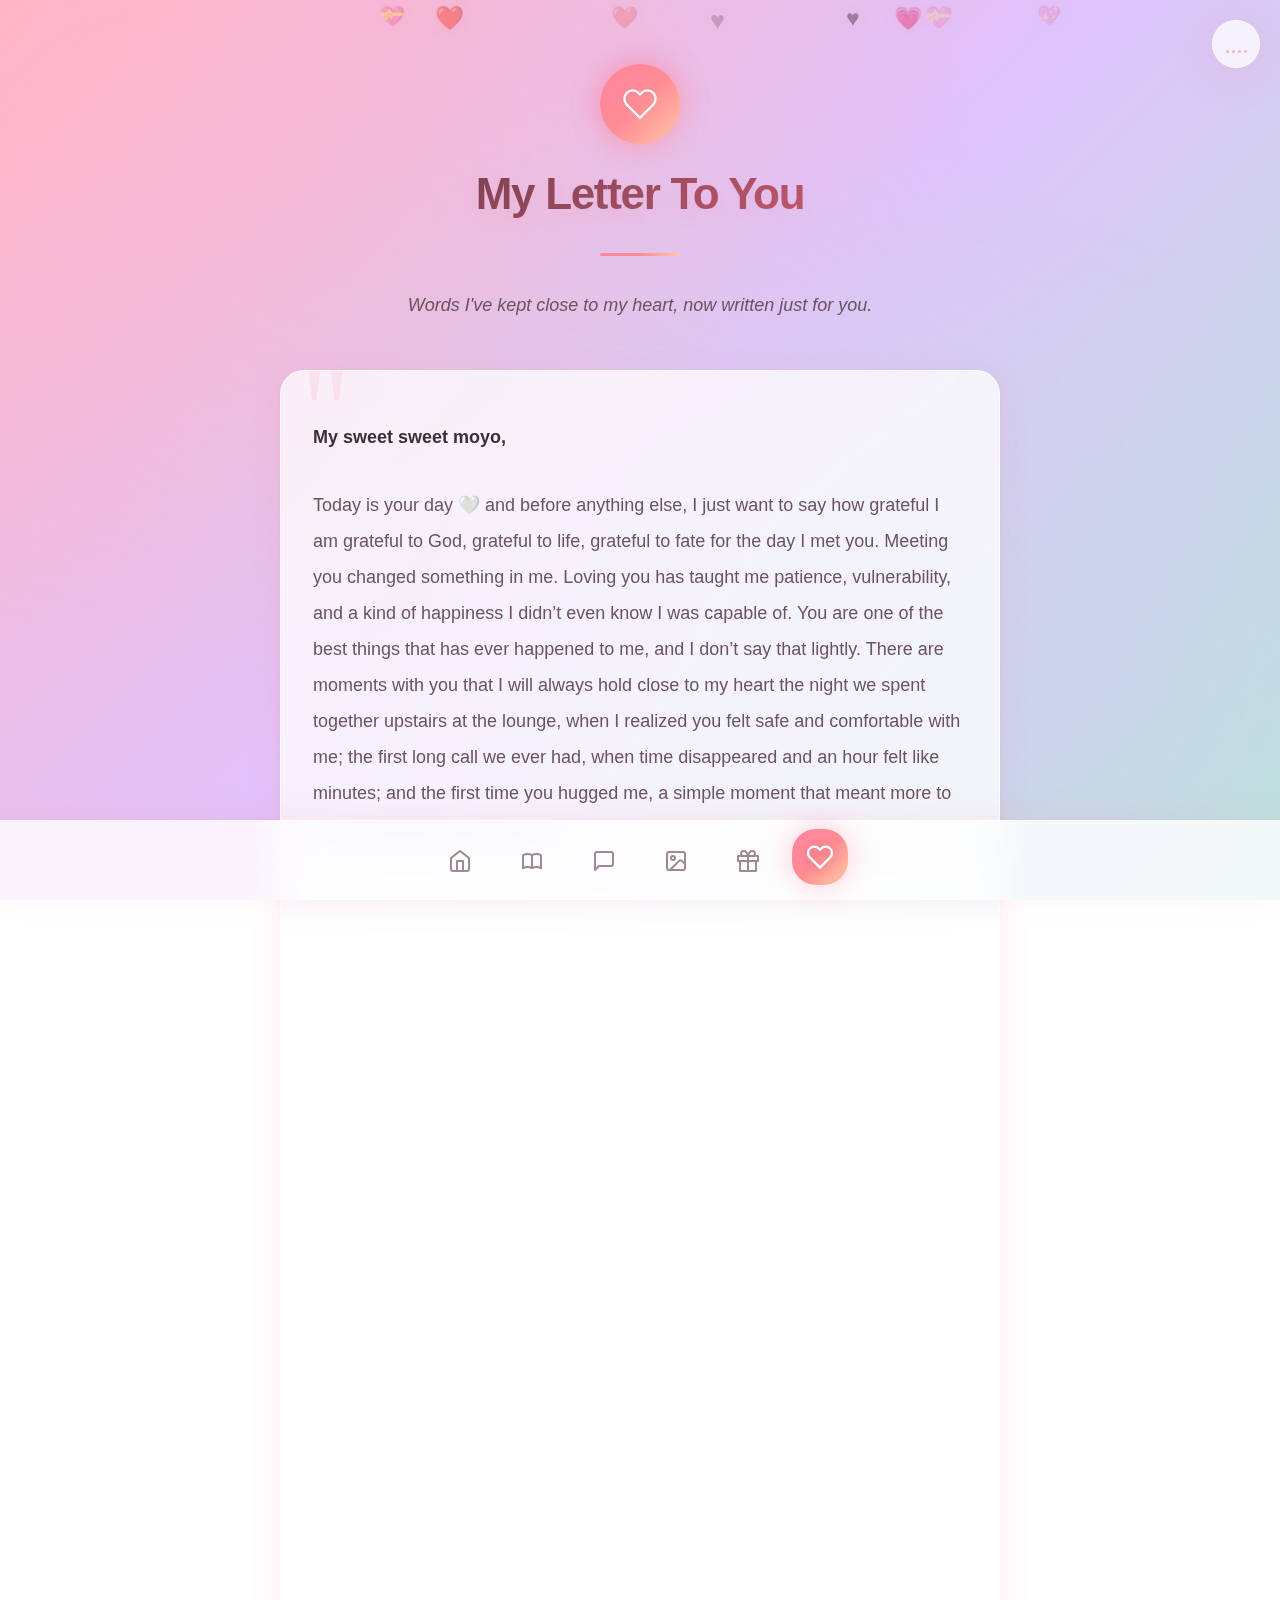
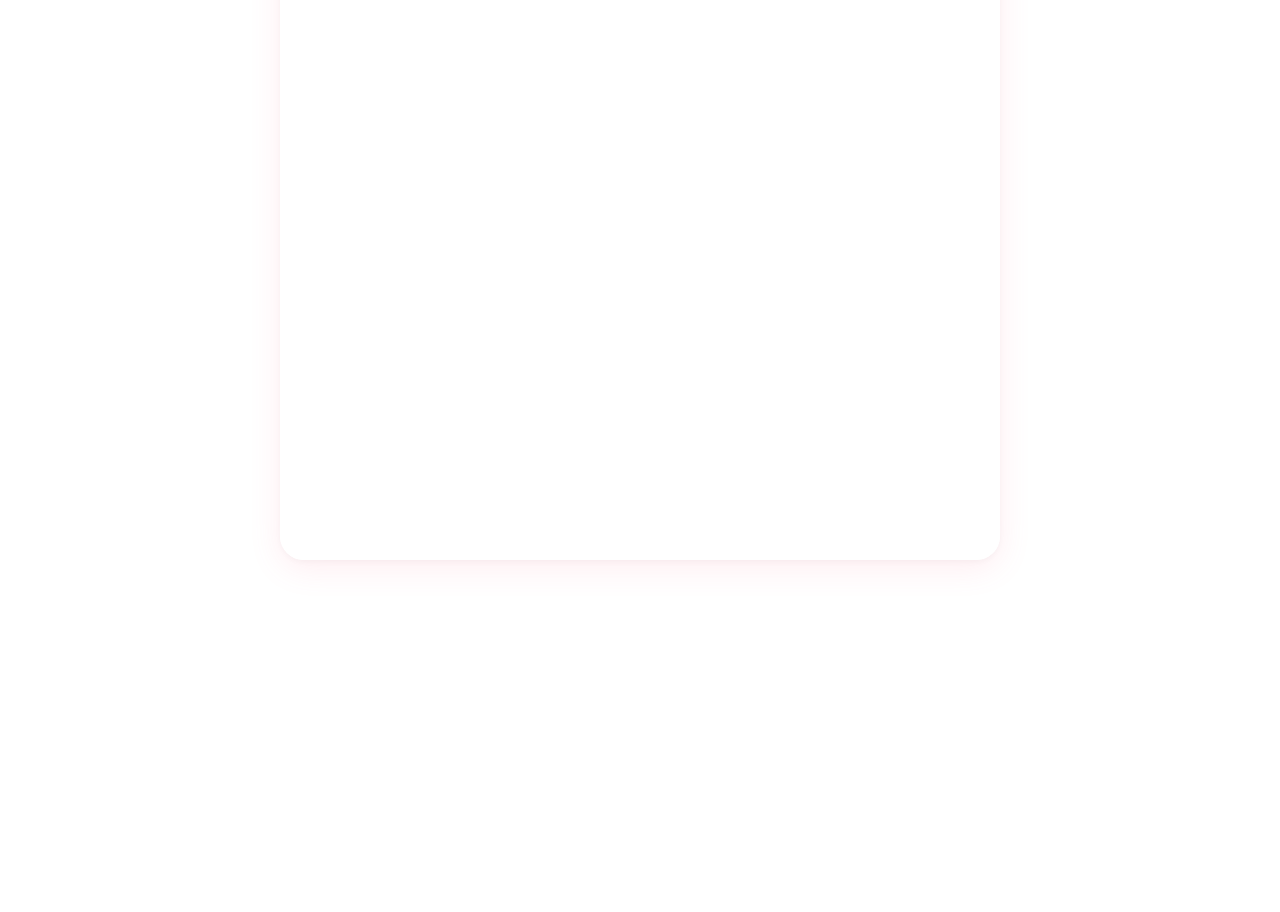
<file: message.html>
﻿<!DOCTYPE html>
<html lang="en">
<head>
  <meta charset="UTF-8">
  <meta name="viewport" content="width=device-width, initial-scale=1.0">
  <meta name="description" content="A love letter written just for you">
  <title>My Letter To You 💕</title>
  <link href="https://unpkg.com/aos@2.3.1/dist/aos.css" rel="stylesheet">
  <link rel="stylesheet" href="css/globals.css">
</head>
<body>
  <div class="floating-hearts" aria-hidden="true"></div>

  <div class="page-container">
    <div id="page-content" class="page-content">
      
      <section class="section">
        <div class="container">
          
          <!-- Page Header -->
          <div class="text-center mb-2xl" data-aos="fade-down">
            <div class="icon-circle mb-lg glow-icon">
              <svg xmlns="http://www.w3.org/2000/svg" width="36" height="36" viewBox="0 0 24 24" fill="none" stroke="currentColor" stroke-width="1.5" stroke-linecap="round" stroke-linejoin="round">
                <path d="M20.84 4.61a5.5 5.5 0 0 0-7.78 0L12 5.67l-1.06-1.06a5.5 5.5 0 0 0-7.78 7.78l1.06 1.06L12 21.23l7.78-7.78 1.06-1.06a5.5 5.5 0 0 0 0-7.78z"/>
              </svg>
            </div>
            <h1 class="premium-title">My Letter To You</h1>
            <div class="section-divider"></div>
            <p class="poetic-text">
              Words I've kept close to my heart, now written just for you.
            </p>
          </div>

          <!-- Letter Content -->
          <div class="letter-container glass-card glass-card-strong" data-aos="fade-up">
            
            <p class="letter-paragraph" data-reveal>
              My sweet sweet moyo,
            </p>

            <p class="letter-paragraph" data-reveal>
            Today is your day 🤍
and before anything else, I just want to say how grateful I am grateful to God, grateful to life, grateful to fate for the day I met you.

Meeting you changed something in me.
Loving you has taught me patience, vulnerability, and a kind of happiness I didn’t even know I was capable of.
You are one of the best things that has ever happened to me, and I don’t say that lightly.

There are moments with you that I will always hold close to my heart
the night we spent together upstairs at the lounge, when I realized you felt safe and comfortable with me;
the first long call we ever had, when time disappeared and an hour felt like minutes;
and the first time you hugged me, a simple moment that meant more to me than you’ll ever fully know.
            </p>

            <p class="letter-paragraph" data-reveal>
         Those moments remind me why I choose you.
Why I still choose you.
Why I’ll keep choosing you.

On your birthday today, more than gifts or words, I want to offer prayers.

🙏🏽 BIRTHDAY PRAYERS FOR YOU 🙏🏽

I pray that God preserves your heart in this new year of your life.
That He fills your days with peace that doesn’t depend on circumstances.
That joy finds you easily and stays with you consistently.

I pray that every step you take is guided with clarity and wisdom.
That your dreams are not delayed, denied, or distorted.
That success meets you gently and stays with you faithfully.
            </p>

            <p class="letter-paragraph" data-reveal>
    I pray that love never becomes heavy for you.
That kindness never leaves your heart.
That your smile remains genuine and your laughter remains full.

I pray that God protects you—from harm you see and harm you don’t.
From disappointment that could harden you.
From fear that could limit you.
            </p>

            <p class="letter-paragraph" data-reveal>
           I pray that this year brings growth without pain,
strength without stress,
and blessings without sorrow.

And I pray for us.

I pray that God keeps us grounded in love.
That communication never breaks between us.
That patience, understanding, and trust remain our foundation.

I pray that we celebrate many more birthdays together
with deeper love, stronger bond, and greater joy each year.
That time only refines what we have, never weakens it.
            </p>

            <p class="letter-paragraph" data-reveal>
              I want you to know that my love for you is not just for today, or tomorrow, 
              or next year. It's a love that spans lifetimes, a love that grows deeper with 
              every passing moment. You are my always and my forever.
            </p>

            <p class="letter-paragraph" data-reveal>
       I am thankful for you.
For your heart.
For your love.
For your presence in my life.
            </p>

            <p class="letter-paragraph" data-reveal>
              Thank you for being you. Thank you for loving me. Thank you for being my 
              home, my heart, my everything.

              <b>ENJOY YOUR DAY MOYO!!!!🤍</b>
            </p>

            <div class="decorative-dots" data-reveal style="margin: var(--spacing-xl) 0;">
              <span class="decorative-dot"></span>
              <span class="decorative-dot"></span>
              <span class="decorative-dot"></span>
            </div>

            <p class="letter-paragraph letter-signature" data-reveal>
              Forever and always yours,<br>
              <span style="font-size: 1.2em;">With all my love 💕</span>
            </p>

          </div>

          <!-- Final Hearts -->
          <div class="text-center mt-2xl" data-aos="fade-up">
            <div style="display: flex; justify-content: center; gap: 15px; animation: heartBeat 2s ease-in-out infinite;">
              <svg xmlns="http://www.w3.org/2000/svg" width="40" height="40" viewBox="0 0 24 24" fill="var(--color-rose)" stroke="none"><path d="M19 14c1.49-1.46 3-3.21 3-5.5A5.5 5.5 0 0 0 16.5 3c-1.76 0-3 .5-4.5 2-1.5-1.5-2.74-2-4.5-2A5.5 5.5 0 0 0 2 8.5c0 2.3 1.5 4.05 3 5.5l7 7Z"/></svg>
              <svg xmlns="http://www.w3.org/2000/svg" width="48" height="48" viewBox="0 0 24 24" fill="var(--color-love-pink)" stroke="none"><path d="M19 14c1.49-1.46 3-3.21 3-5.5A5.5 5.5 0 0 0 16.5 3c-1.76 0-3 .5-4.5 2-1.5-1.5-2.74-2-4.5-2A5.5 5.5 0 0 0 2 8.5c0 2.3 1.5 4.05 3 5.5l7 7Z"/></svg>
              <svg xmlns="http://www.w3.org/2000/svg" width="40" height="40" viewBox="0 0 24 24" fill="var(--color-rose)" stroke="none"><path d="M19 14c1.49-1.46 3-3.21 3-5.5A5.5 5.5 0 0 0 16.5 3c-1.76 0-3 .5-4.5 2-1.5-1.5-2.74-2-4.5-2A5.5 5.5 0 0 0 2 8.5c0 2.3 1.5 4.05 3 5.5l7 7Z"/></svg>
            </div>
          </div>

          <!-- Back to Home -->
          <div class="text-center mt-xl" data-aos="fade-up">
            <a href="index.html" class="btn btn-secondary">
              <svg xmlns="http://www.w3.org/2000/svg" width="18" height="18" viewBox="0 0 24 24" fill="none" stroke="currentColor" stroke-width="2.5" stroke-linecap="round" stroke-linejoin="round">
                <path d="m3 9 9-7 9 7v11a2 2 0 0 1-2 2H5a2 2 0 0 1-2-2z"/>
                <polyline points="9 22 9 12 15 12 15 22"/>
              </svg>
              <span>Back Home</span>
            </a>
          </div>

        </div>
      </section>

  <!-- Final Modal -->
  <div class="modal-overlay" id="final-modal">
    <div class="modal-content text-center">
      <div style="margin-bottom: var(--spacing-lg); animation: heartBeat 1.5s ease-in-out infinite; display: flex; justify-content: center;">
        <svg xmlns="http://www.w3.org/2000/svg" width="80" height="80" viewBox="0 0 24 24" fill="url(#modalHeartGradient)" stroke="none">
          <defs>
            <linearGradient id="modalHeartGradient" x1="0%" y1="0%" x2="100%" y2="100%">
              <stop offset="0%" style="stop-color:var(--color-rose)"/>
              <stop offset="100%" style="stop-color:var(--color-love-pink)"/>
            </linearGradient>
          </defs>
          <path d="M19 14c1.49-1.46 3-3.21 3-5.5A5.5 5.5 0 0 0 16.5 3c-1.76 0-3 .5-4.5 2-1.5-1.5-2.74-2-4.5-2A5.5 5.5 0 0 0 2 8.5c0 2.3 1.5 4.05 3 5.5l7 7Z"/>
        </svg>
      </div>
      <h2 style="margin-bottom: var(--spacing-md);">
        <span class="highlight-text">I Love You</span>
      </h2>
      <div class="section-divider" style="margin: var(--spacing-md) auto var(--spacing-lg);"></div>
      <p class="poetic-text" style="margin-bottom: var(--spacing-xl);">
        Now and forever, my heart belongs to you. 
        Happy Birthday, my love. You are my everything.
      </p>
      <button class="btn btn-primary btn-lg" id="close-modal-btn">
        <svg xmlns="http://www.w3.org/2000/svg" width="24" height="24" viewBox="0 0 24 24" fill="none" stroke="currentColor" stroke-width="2.5" stroke-linecap="round" stroke-linejoin="round">
          <path d="M20.84 4.61a5.5 5.5 0 0 0-7.78 0L12 5.67l-1.06-1.06a5.5 5.5 0 0 0-7.78 7.78l1.06 1.06L12 21.23l7.78-7.78 1.06-1.06a5.5 5.5 0 0 0 0-7.78z"/>
        </svg>
      </button>
    </div>
  </div>
    </div>
  </div>


  <!-- Bottom Navigation -->
  <nav class="bottom-nav" role="navigation" aria-label="Main navigation">
    <button class="nav-item" id="nav-home" data-page="index.html" aria-label="Home">
      <svg xmlns="http://www.w3.org/2000/svg" width="24" height="24" viewBox="0 0 24 24" fill="none" stroke="currentColor" stroke-width="2" stroke-linecap="round" stroke-linejoin="round"><path d="m3 9 9-7 9 7v11a2 2 0 0 1-2 2H5a2 2 0 0 1-2-2z"/><polyline points="9 22 9 12 15 12 15 22"/></svg>
    </button>
    <button class="nav-item" id="nav-story" data-page="love-story.html" aria-label="Our Story">
      <svg xmlns="http://www.w3.org/2000/svg" width="24" height="24" viewBox="0 0 24 24" fill="none" stroke="currentColor" stroke-width="2" stroke-linecap="round" stroke-linejoin="round"><path d="M12 6.253v13m0-13C10.832 5.477 9.246 5 7.5 5S4.168 5.477 3 6.253v13C4.168 18.477 5.754 18 7.5 18s3.332.477 4.5 1.253m0-13C13.168 5.477 14.754 5 16.5 5c1.747 0 3.332.477 4.5 1.253v13C19.832 18.477 18.247 18 16.5 18c-1.746 0-3.332.477-4.5 1.253"/></svg>
    </button>
    <button class="nav-item" id="nav-questions" data-page="questions.html" aria-label="Questions">
      <svg xmlns="http://www.w3.org/2000/svg" width="24" height="24" viewBox="0 0 24 24" fill="none" stroke="currentColor" stroke-width="2" stroke-linecap="round" stroke-linejoin="round"><path d="M21 15a2 2 0 0 1-2 2H7l-4 4V5a2 2 0 0 1 2-2h14a2 2 0 0 1 2 2z"/></svg>
    </button>
    <button class="nav-item" id="nav-memories" data-page="memories.html" aria-label="Memories">
      <svg xmlns="http://www.w3.org/2000/svg" width="24" height="24" viewBox="0 0 24 24" fill="none" stroke="currentColor" stroke-width="2" stroke-linecap="round" stroke-linejoin="round"><rect x="3" y="3" width="18" height="18" rx="2" ry="2"/><circle cx="9" cy="9" r="2"/><path d="m21 15-3.086-3.086a2 2 0 0 0-2.828 0L6 21"/></svg>
    </button>
    <button class="nav-item" id="nav-surprise" data-page="surprise.html" aria-label="Surprise">
      <svg xmlns="http://www.w3.org/2000/svg" width="24" height="24" viewBox="0 0 24 24" fill="none" stroke="currentColor" stroke-width="2" stroke-linecap="round" stroke-linejoin="round"><path d="M20 12v10H4V12"/><path d="M2 7h20v5H2z"/><path d="M12 22V7"/><path d="M12 7H7.5a2.5 2.5 0 0 1 0-5C11 2 12 7 12 7z"/><path d="M12 7h4.5a2.5 2.5 0 0 0 0-5C13 2 12 7 12 7z"/></svg>
    </button>
    <button class="nav-item active" id="nav-message" data-page="message.html" aria-label="Love Letter">
      <svg xmlns="http://www.w3.org/2000/svg" width="24" height="24" viewBox="0 0 24 24" fill="none" stroke="currentColor" stroke-width="2" stroke-linecap="round" stroke-linejoin="round"><path d="M20.84 4.61a5.5 5.5 0 0 0-7.78 0L12 5.67l-1.06-1.06a5.5 5.5 0 0 0-7.78 7.78l1.06 1.06L12 21.23l7.78-7.78 1.06-1.06a5.5 5.5 0 0 0 0-7.78z"/></svg>
    </button>
  </nav>

  <script src="https://unpkg.com/aos@2.3.1/dist/aos.js"></script>
  <script src="js/state.js"></script>
  <script src="js/router.js"></script>
  <script src="js/animations.js"></script>
  <script src="js/audio-manager.js"></script>
  
  <style>
    @keyframes heartPulse {
      0%, 100% { transform: scale(1); }
      50% { transform: scale(1.15); }
    }
  </style>
  
  <script>
    document.addEventListener('DOMContentLoaded', function() {
      const paragraphs = document.querySelectorAll('[data-reveal]');
      const finalModal = document.getElementById('final-modal');
      const closeModalBtn = document.getElementById('close-modal-btn');
      let modalShown = false;

      // Setup scroll reveal for paragraphs
      const observer = new IntersectionObserver((entries) => {
        entries.forEach(entry => {
          if (entry.isIntersecting) {
            entry.target.classList.add('visible');
            observer.unobserve(entry.target);

            // Check if this is the last paragraph
            const allVisible = Array.from(paragraphs).every(p => p.classList.contains('visible'));
            if (allVisible && !modalShown) {
              setTimeout(() => {
                showFinalModal();
              }, 1800);
            }
          }
        });
      }, {
        threshold: 0.3,
        rootMargin: '0px 0px -30px 0px'
      });

      paragraphs.forEach((p, index) => {
        p.style.transitionDelay = `${index * 80}ms`;
        observer.observe(p);
      });

      function showFinalModal() {
        if (modalShown) return;
        modalShown = true;
        finalModal.classList.add('active');
        document.body.style.overflow = 'hidden';
      }

      function closeFinalModal() {
        finalModal.classList.remove('active');
        document.body.style.overflow = '';
      }

      if (closeModalBtn) {
        closeModalBtn.addEventListener('click', closeFinalModal);
      }

      finalModal.addEventListener('click', function(e) {
        if (e.target === finalModal) {
          closeFinalModal();
        }
      });

      document.addEventListener('keydown', function(e) {
        if (e.key === 'Escape' && finalModal.classList.contains('active')) {
          closeFinalModal();
        }
      });
    });
  </script>
</body>
</html>
</file>
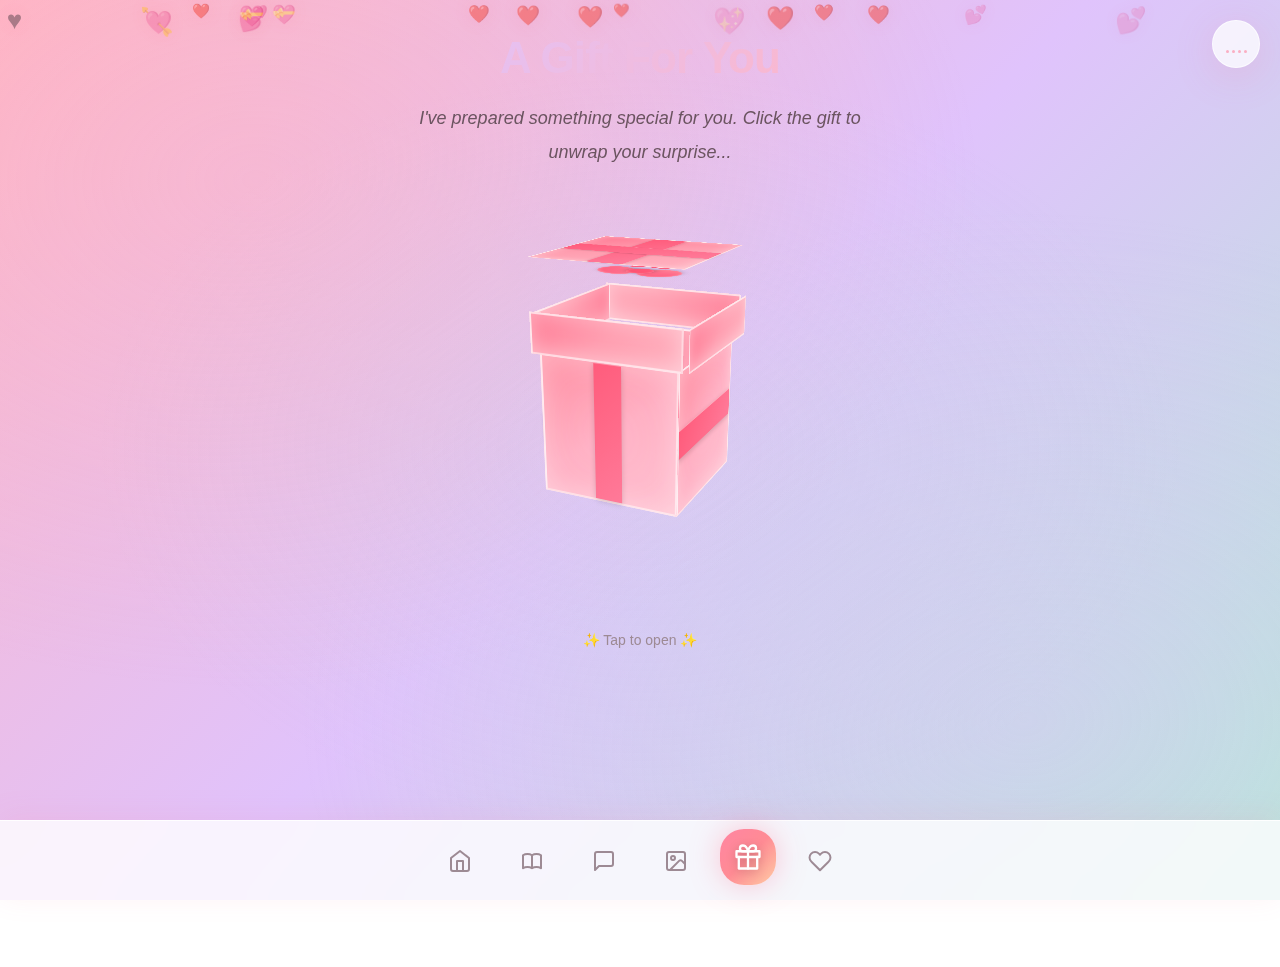
<file: surprise.html>
﻿<!DOCTYPE html>
<html lang="en">
<head>
  <meta charset="UTF-8">
  <meta name="viewport" content="width=device-width, initial-scale=1.0">
  <meta name="description" content="A special surprise just for you">
  <title>Surprise 💕</title>
  
  <!-- AOS Animation Library -->
  <link href="https://unpkg.com/aos@2.3.1/dist/aos.css" rel="stylesheet">
  
  <!-- Global Styles -->
  <link rel="stylesheet" href="css/globals.css">
  
  <link rel="stylesheet" href="css/message.css">
  <link rel="stylesheet" href="css/surprise.css">
</head>
<body>

  <div class="page-container">
    <div id="page-content" class="page-content">
      
  <div class="floating-hearts" aria-hidden="true"></div>

  <!-- Confetti Canvas -->
  <canvas id="confetti-canvas"></canvas>

  <!-- Explosion Container -->
  <div class="explosion-container" id="explosion-container"></div>

  <!-- Image Reveal Modal (appears after box opens) -->
  <div class="reveal-modal" id="reveal-modal">
    <div class="reveal-modal-content">
      <div class="reveal-image-wrapper">
        <img src="assets/images/001.jpg" alt="Your Gift" class="reveal-image">
      </div>
      <h3 class="reveal-title">Your Birthday Gift!!!!!!</h3>
      <p class="reveal-text">
        Baby, I got you a Land Cruiser! mafoooooooo<br>
        <small style="color: #999; font-size: 0.85rem;">
          (In my dreams... where my bank account is thriving)<br>
          Just claim it spiritually for now, the physical will follow, make i blow First!
        </small>
      </p>
      <div class="reveal-progress"></div>
    </div>
  </div>

  <!-- Birthday Cake Interaction Section -->
  <div class="cake-section" id="cake-section">
    <div class="cake-content">
      <h2 class="cake-title gradient-text">Send Me Birthday Kisses!</h2>
      <p class="cake-subtitle">Tap the cake to send love</p>
      
      <div class="cake-container" id="cake-container">
        <!-- Birthday Cake SVG -->
        <div class="birthday-cake" id="birthday-cake">
          <div class="cake-candles">
            <div class="candle"><div class="flame"></div></div>
            <div class="candle"><div class="flame"></div></div>
            <div class="candle"><div class="flame"></div></div>
          </div>
          <div class="cake-top"></div>
          <div class="cake-middle"></div>
          <div class="cake-bottom"></div>
          <div class="cake-plate"></div>
        </div>
        <div class="tap-hint">
          <svg xmlns="http://www.w3.org/2000/svg" width="16" height="16" viewBox="0 0 24 24" fill="none" stroke="currentColor" stroke-width="2" style="vertical-align: middle;"><path d="m12 3-1.912 5.813a2 2 0 0 1-1.275 1.275L3 12l5.813 1.912a2 2 0 0 1 1.275 1.275L12 21l1.912-5.813a2 2 0 0 1 1.275-1.275L21 12l-5.813-1.912a2 2 0 0 1-1.275-1.275L12 3Z"/></svg>
          Tap me!
          <svg xmlns="http://www.w3.org/2000/svg" width="16" height="16" viewBox="0 0 24 24" fill="none" stroke="currentColor" stroke-width="2" style="vertical-align: middle;"><path d="m12 3-1.912 5.813a2 2 0 0 1-1.275 1.275L3 12l5.813 1.912a2 2 0 0 1 1.275 1.275L12 21l1.912-5.813a2 2 0 0 1 1.275-1.275L21 12l-5.813-1.912a2 2 0 0 1-1.275-1.275L12 3Z"/></svg>
        </div>
      </div>
      
      <div class="kiss-counter-wrapper">
        <div class="kiss-counter" id="kiss-counter">
          <svg xmlns="http://www.w3.org/2000/svg" width="28" height="28" viewBox="0 0 24 24" fill="var(--color-rose)" stroke="none"><path d="M20.84 4.61a5.5 5.5 0 0 0-7.78 0L12 5.67l-1.06-1.06a5.5 5.5 0 0 0-7.78 7.78l1.06 1.06L12 21.23l7.78-7.78 1.06-1.06a5.5 5.5 0 0 0 0-7.78z"/></svg>
          <span class="kiss-count" id="kiss-count">0</span>
          <span class="kiss-label">Birthday Kisses Sent</span>
        </div>
        <p class="kiss-message" id="kiss-message">Keep tapping to send more love!</p>
      </div>
      
      <button class="btn btn-primary continue-btn" id="continue-btn">
        <span>Continue to Your Surprise</span>
        <svg xmlns="http://www.w3.org/2000/svg" width="20" height="20" viewBox="0 0 24 24" fill="none" stroke="currentColor" stroke-width="2"><polyline points="9 18 15 12 9 6"/></svg>
      </button>
    </div>
  </div>
      <section class="surprise-container text-center">
        
        <!-- Title -->
        <div data-aos="fade-down" data-aos-duration="800">
          <h1 class="section-heading gradient-text mb-md">A Gift For You</h1>
          <p class="poetic-text mb-lg" style="max-width: 500px; margin: 0 auto var(--spacing-xl);">
            I've prepared something special for you. Click the gift to unwrap your surprise...
          </p>
        </div>

        <!-- 3D Gift Box -->
        <div class="gift-scene" data-aos="zoom-in" data-aos-delay="200">
          <div class="gift-box-wrapper" id="gift-box">
            <!-- Gift Box Base -->
            <div class="gift-box">
              <div class="box-side box-front">
                <div class="ribbon-stripe ribbon-v"></div>
              </div>
              <div class="box-side box-back">
                <div class="ribbon-stripe ribbon-v"></div>
              </div>
              <div class="box-side box-right">
                <div class="ribbon-stripe ribbon-h"></div>
              </div>
              <div class="box-side box-left">
                <div class="ribbon-stripe ribbon-h"></div>
              </div>
              <div class="box-side box-bottom"></div>

              <!-- Gift Lid -->
              <div class="gift-lid">
                <div class="lid-side lid-top">
                  <div class="ribbon-stripe ribbon-v" style="width: 35px; height: 100%;"></div>
                  <div class="ribbon-stripe ribbon-h" style="height: 35px; width: 100%;"></div>
                </div>
                <div class="lid-side lid-front"></div>
                <div class="lid-side lid-back"></div>
                <div class="lid-side lid-right"></div>
                <div class="lid-side lid-left"></div>

                <!-- Bow -->
                <div class="bow-container">
                  <div class="bow-loop bow-loop-left"></div>
                  <div class="bow-loop bow-loop-right"></div>
                  <div class="bow-knot"></div>
                  <div class="bow-tail bow-tail-left"></div>
                  <div class="bow-tail bow-tail-right"></div>
                </div>
              </div>

              <!-- Surprise Reveal Content -->
              <div class="surprise-reveal">
                <div class="surprise-heart">
                  <svg viewBox="0 0 24 24" xmlns="http://www.w3.org/2000/svg">
                    <path d="M20.84 4.61a5.5 5.5 0 0 0-7.78 0L12 5.67l-1.06-1.06a5.5 5.5 0 0 0-7.78 7.78l1.06 1.06L12 21.23l7.78-7.78 1.06-1.06a5.5 5.5 0 0 0 0-7.78z"/>
                  </svg>
                </div>
              </div>
            </div>
          </div>
          <span class="click-instruction">✨ Tap to open ✨</span>
        </div>

        <!-- Revealed Message Section -->
        <div class="surprise-message-container glass-card glass-card-strong" id="surprise-message" style="max-width: 700px; margin: var(--spacing-2xl) auto; padding: var(--spacing-2xl);">
          
          <!-- Header -->
          <div class="text-center mb-xl">
            <div style="animation: heartBeat 1.5s ease-in-out infinite; display: inline-block; margin-bottom: var(--spacing-lg);">
              <svg xmlns="http://www.w3.org/2000/svg" width="80" height="80" viewBox="0 0 24 24" fill="url(#surpriseGradient)" stroke="none">
                <defs>
                  <linearGradient id="surpriseGradient" x1="0%" y1="0%" x2="100%" y2="100%">
                    <stop offset="0%" style="stop-color:var(--color-rose)"/>
                    <stop offset="100%" style="stop-color:var(--color-love-pink)"/>
                  </linearGradient>
                </defs>
                <path d="M19 14c1.49-1.46 3-3.21 3-5.5A5.5 5.5 0 0 0 16.5 3c-1.76 0-3 .5-4.5 2-1.5-1.5-2.74-2-4.5-2A5.5 5.5 0 0 0 2 8.5c0 2.3 1.5 4.05 3 5.5l7 7Z"/>
              </svg>
            </div>
            <h2 class="section-heading">
              <span class="highlight-text">Happy Birthday, My Love!</span>
            </h2>
            <div class="section-divider" style="margin: var(--spacing-md) auto var(--spacing-lg);"></div>
          </div>

          <!-- Message -->
          <div class="mb-xl">
            <p class="poetic-text" style="margin-bottom: var(--spacing-lg);">
              Every day with you is a gift, but today is extra special because it's the day 
              the universe blessed me with you. You are my greatest adventure, my safest home, 
              and my most beautiful dream come true.
            </p>
            <p class="poetic-text">
              On this day, I want you to know that my love for you grows deeper with every 
              passing moment. You make my world brighter, my heart fuller, and my life infinitely richer.
            </p>
          </div>

          <!-- Interactive Cards -->
          <div class="surprise-interactive-grid mb-xl">
            <div class="surprise-card" data-page="message.html">
              <div class="surprise-card-icon">
                <svg xmlns="http://www.w3.org/2000/svg" width="28" height="28" viewBox="0 0 24 24" fill="none" stroke="currentColor" stroke-width="2" stroke-linecap="round" stroke-linejoin="round">
                  <path d="M20 12v10H4V12"/>
                  <path d="M2 7h20v5H2z"/>
                  <path d="M12 22V7"/>
                  <path d="M12 7H7.5a2.5 2.5 0 0 1 0-5C11 2 12 7 12 7z"/>
                  <path d="M12 7h4.5a2.5 2.5 0 0 0 0-5C13 2 12 7 12 7z"/>
                </svg>
              </div>
              <h3 class="surprise-card-title">Special Gift</h3>
              <p class="surprise-card-text">A personalized message just for you</p>
            </div>

            <div class="surprise-card" data-page="message.html">
              <div class="surprise-card-icon">
                <svg xmlns="http://www.w3.org/2000/svg" width="28" height="28" viewBox="0 0 24 24" fill="none" stroke="currentColor" stroke-width="2" stroke-linecap="round" stroke-linejoin="round">
                  <path d="M3 8l7.89 5.26a2 2 0 002.22 0L21 8M5 19h14a2 2 0 002-2V7a2 2 0 00-2-2H5a2 2 0 00-2 2v10a2 2 0 002 2z"/>
                </svg>
              </div>
              <h3 class="surprise-card-title">Love Letter</h3>
              <p class="surprise-card-text">Words from my heart to yours</p>
            </div>

            <div class="surprise-card" data-page="memories.html">
              <div class="surprise-card-icon">
                <svg xmlns="http://www.w3.org/2000/svg" width="28" height="28" viewBox="0 0 24 24" fill="none" stroke="currentColor" stroke-width="2" stroke-linecap="round" stroke-linejoin="round">
                  <rect x="3" y="3" width="18" height="18" rx="2" ry="2"/>
                  <circle cx="9" cy="9" r="2"/>
                  <path d="m21 15-3.086-3.086a2 2 0 0 0-2.828 0L6 21"/>
                </svg>
              </div>
              <h3 class="surprise-card-title">Our Memories</h3>
              <p class="surprise-card-text">Beautiful moments we've shared</p>
            </div>

            <div class="surprise-card" data-page="questions.html">
              <div class="surprise-card-icon">
                <svg xmlns="http://www.w3.org/2000/svg" width="28" height="28" viewBox="0 0 24 24" fill="none" stroke="currentColor" stroke-width="2" stroke-linecap="round" stroke-linejoin="round">
                  <path d="M21 15a2 2 0 0 1-2 2H7l-4 4V5a2 2 0 0 1 2-2h14a2 2 0 0 1 2 2z"/>
                </svg>
              </div>
              <h3 class="surprise-card-title">Deep Questions</h3>
              <p class="surprise-card-text">Know each other even more</p>
            </div>
          </div>

          <!-- Footer -->
          <div class="decorative-dots mb-lg">
            <span class="decorative-dot"></span>
            <span class="decorative-dot"></span>
            <span class="decorative-dot"></span>
          </div>

          <p class="text-center mb-lg" style="font-size: var(--font-size-lg); font-weight: 600;">
            <span class="highlight-text">I love you more than words could ever express.</span>
            <svg xmlns="http://www.w3.org/2000/svg" width="20" height="20" viewBox="0 0 24 24" fill="var(--color-rose)" style="vertical-align: middle; margin-left: 8px;">
              <path d="M19 14c1.49-1.46 3-3.21 3-5.5A5.5 5.5 0 0 0 16.5 3c-1.76 0-3 .5-4.5 2-1.5-1.5-2.74-2-4.5-2A5.5 5.5 0 0 0 2 8.5c0 2.3 1.5 4.05 3 5.5l7 7Z"/>
            </svg>
          </p>

          <div class="text-center">
            <a href="message.html" class="btn btn-primary btn-lg">
              <span>Read My Letter</span>
              <svg xmlns="http://www.w3.org/2000/svg" width="20" height="20" viewBox="0 0 24 24" fill="none" stroke="currentColor" stroke-width="2.5" stroke-linecap="round" stroke-linejoin="round">
                <path d="M20.84 4.61a5.5 5.5 0 0 0-7.78 0L12 5.67l-1.06-1.06a5.5 5.5 0 0 0-7.78 7.78l1.06 1.06L12 21.23l7.78-7.78 1.06-1.06a5.5 5.5 0 0 0 0-7.78z"/>
              </svg>
            </a>
          </div>
        </div>

      </section>

    </div>
  </div>

  <!-- Bottom Navigation -->
  <nav class="bottom-nav" role="navigation" aria-label="Main navigation">
    <button class="nav-item" id="nav-home" data-page="index.html" aria-label="Home">
      <svg xmlns="http://www.w3.org/2000/svg" width="24" height="24" viewBox="0 0 24 24" fill="none" stroke="currentColor" stroke-width="2" stroke-linecap="round" stroke-linejoin="round"><path d="m3 9 9-7 9 7v11a2 2 0 0 1-2 2H5a2 2 0 0 1-2-2z"/><polyline points="9 22 9 12 15 12 15 22"/></svg>
    </button>
    <button class="nav-item" id="nav-story" data-page="love-story.html" aria-label="Our Story">
      <svg xmlns="http://www.w3.org/2000/svg" width="24" height="24" viewBox="0 0 24 24" fill="none" stroke="currentColor" stroke-width="2" stroke-linecap="round" stroke-linejoin="round"><path d="M12 6.253v13m0-13C10.832 5.477 9.246 5 7.5 5S4.168 5.477 3 6.253v13C4.168 18.477 5.754 18 7.5 18s3.332.477 4.5 1.253m0-13C13.168 5.477 14.754 5 16.5 5c1.747 0 3.332.477 4.5 1.253v13C19.832 18.477 18.247 18 16.5 18c-1.746 0-3.332.477-4.5 1.253"/></svg>
    </button>
    <button class="nav-item" id="nav-questions" data-page="questions.html" aria-label="Questions">
      <svg xmlns="http://www.w3.org/2000/svg" width="24" height="24" viewBox="0 0 24 24" fill="none" stroke="currentColor" stroke-width="2" stroke-linecap="round" stroke-linejoin="round"><path d="M21 15a2 2 0 0 1-2 2H7l-4 4V5a2 2 0 0 1 2-2h14a2 2 0 0 1 2 2z"/></svg>
    </button>
    <button class="nav-item" id="nav-memories" data-page="memories.html" aria-label="Memories">
      <svg xmlns="http://www.w3.org/2000/svg" width="24" height="24" viewBox="0 0 24 24" fill="none" stroke="currentColor" stroke-width="2" stroke-linecap="round" stroke-linejoin="round"><rect x="3" y="3" width="18" height="18" rx="2" ry="2"/><circle cx="9" cy="9" r="2"/><path d="m21 15-3.086-3.086a2 2 0 0 0-2.828 0L6 21"/></svg>
    </button>
    <button class="nav-item active" id="nav-surprise" data-page="surprise.html" aria-label="Surprise">
      <svg xmlns="http://www.w3.org/2000/svg" width="24" height="24" viewBox="0 0 24 24" fill="none" stroke="currentColor" stroke-width="2" stroke-linecap="round" stroke-linejoin="round"><path d="M20 12v10H4V12"/><path d="M2 7h20v5H2z"/><path d="M12 22V7"/><path d="M12 7H7.5a2.5 2.5 0 0 1 0-5C11 2 12 7 12 7z"/><path d="M12 7h4.5a2.5 2.5 0 0 0 0-5C13 2 12 7 12 7z"/></svg>
    </button>
    <button class="nav-item" id="nav-message" data-page="message.html" aria-label="Love Letter">
      <svg xmlns="http://www.w3.org/2000/svg" width="24" height="24" viewBox="0 0 24 24" fill="none" stroke="currentColor" stroke-width="2" stroke-linecap="round" stroke-linejoin="round"><path d="M20.84 4.61a5.5 5.5 0 0 0-7.78 0L12 5.67l-1.06-1.06a5.5 5.5 0 0 0-7.78 7.78l1.06 1.06L12 21.23l7.78-7.78 1.06-1.06a5.5 5.5 0 0 0 0-7.78z"/></svg>
    </button>
  </nav>

  <!-- Scripts -->
  <script src="https://unpkg.com/aos@2.3.1/dist/aos.js"></script>
  <script src="js/state.js"></script>
  <script src="js/router.js"></script>
  <script src="js/animations.js"></script>
  <script src="js/audio-manager.js"></script>

  <script src="js/surprise.js"></script>
</body>
</html>
</file>
<file: css/globals.css>
/* ==========================================================================
   ROMANTIC LOVE EXPERIENCE - Enhanced Global Styles
   A soft-pastel, romantic design system with premium aesthetics
   ========================================================================== */

/* --------------------------------------------------------------------------
   CSS Custom Properties (Design Tokens)
   -------------------------------------------------------------------------- */
:root {
  /* Primary Romantic Colors */
  --color-love-pink: #FF85A2;
  --color-love-pink-light: #FFB5C5;
  --color-love-pink-dark: #E86B8A;
  --color-blush: #FFE8ED;
  --color-rose: #FF6B8A;
  --color-rose-deep: #E85577;
  --color-peach: #FFCBA4;
  --color-coral: #FF8B94;
  --color-lavender: #E0C3FC;
  --color-lavender-light: #F3E8FF;
  --color-violet: #C9B1FF;
  --color-mint: #B5EAD7;
  --color-cream: #FFF8F5;
  --color-soft-white: #FDFBFA;
  --color-gold: #FFD700;
  --color-gold-soft: #FFE066;
  
  /* Gradient Colors */
  --gradient-romantic: linear-gradient(135deg, #FFB5C5 0%, #E0C3FC 50%, #B5EAD7 100%);
  --gradient-sunset: linear-gradient(135deg, #FF85A2 0%, #FF8B94 50%, #FFCBA4 100%);
  --gradient-dream: linear-gradient(135deg, #E0C3FC 0%, #FFB5C5 100%);
  --gradient-card: linear-gradient(145deg, rgba(255,255,255,0.9) 0%, rgba(255,228,233,0.7) 100%);
  
  /* Neutral Colors */
  --color-text-primary: #3D2E36;
  --color-text-secondary: #6B5460;
  --color-text-muted: #9D8A94;
  
  /* Glassmorphism */
  --glass-background: rgba(255, 255, 255, 0.55);
  --glass-background-strong: rgba(255, 255, 255, 0.75);
  --glass-background-pink: rgba(255, 181, 197, 0.25);
  --glass-border: rgba(255, 255, 255, 0.7);
  --glass-border-pink: rgba(255, 133, 162, 0.3);
  --glass-shadow: rgba(255, 107, 138, 0.15);
  --glass-blur: 16px;
  
  /* Shadows */
  --shadow-soft: 0 4px 24px rgba(255, 107, 138, 0.12);
  --shadow-medium: 0 8px 40px rgba(255, 107, 138, 0.18);
  --shadow-strong: 0 12px 48px rgba(255, 107, 138, 0.25);
  --shadow-glow: 0 0 30px rgba(255, 107, 138, 0.35);
  --shadow-glow-strong: 0 0 50px rgba(255, 107, 138, 0.5);
  --shadow-card: 0 8px 32px rgba(255, 107, 138, 0.12), 0 2px 8px rgba(0,0,0,0.04);
  --shadow-card-hover: 0 16px 48px rgba(255, 107, 138, 0.2), 0 4px 12px rgba(0,0,0,0.06);
  
  /* Typography */
  --font-primary: -apple-system, BlinkMacSystemFont, "SF Pro Display", "SF Pro Text", "Helvetica Neue", Arial, sans-serif;
  --font-size-xs: 0.75rem;
  --font-size-sm: 0.875rem;
  --font-size-base: 1rem;
  --font-size-lg: 1.125rem;
  --font-size-xl: 1.25rem;
  --font-size-2xl: 1.5rem;
  --font-size-3xl: 2rem;
  --font-size-4xl: 2.75rem;
  --font-size-5xl: 3.5rem;
  --font-size-6xl: 4.5rem;
  --font-size-7xl: 6rem;
  
  /* Spacing */
  --spacing-xs: 0.25rem;
  --spacing-sm: 0.5rem;
  --spacing-md: 1rem;
  --spacing-lg: 1.5rem;
  --spacing-xl: 2rem;
  --spacing-2xl: 3rem;
  --spacing-3xl: 4rem;
  --spacing-4xl: 6rem;
  
  /* Transitions */
  --transition-fast: 200ms cubic-bezier(0.4, 0, 0.2, 1);
  --transition-normal: 350ms cubic-bezier(0.4, 0, 0.2, 1);
  --transition-slow: 500ms cubic-bezier(0.4, 0, 0.2, 1);
  --transition-page: 450ms cubic-bezier(0.4, 0, 0.2, 1);
  --transition-bounce: 500ms cubic-bezier(0.34, 1.56, 0.64, 1);
  
  /* Border Radius */
  --radius-sm: 12px;
  --radius-md: 16px;
  --radius-lg: 24px;
  --radius-xl: 32px;
  --radius-full: 9999px;
  
  /* Z-Index Scale */
  --z-base: 0;
  --z-dropdown: 100;
  --z-modal: 200;
  --z-nav: 300;
  --z-overlay: 400;
  --z-top: 500;
}

/* --------------------------------------------------------------------------
   Base Reset & Defaults
   -------------------------------------------------------------------------- */
*,
*::before,
*::after {
  box-sizing: border-box;
  margin: 0;
  padding: 0;
}

html {
  font-size: 16px;
  scroll-behavior: smooth;
  -webkit-font-smoothing: antialiased;
  -moz-osx-font-smoothing: grayscale;
}

body {
  font-family: var(--font-primary);
  color: var(--color-text-primary);
  background: var(--gradient-romantic);
  background-attachment: fixed;
  min-height: 100vh;
  line-height: 1.6;
  overflow-x: hidden;
}

/* Animated background */
body::before {
  content: '';
  position: fixed;
  top: 0;
  left: 0;
  right: 0;
  bottom: 0;
  background: 
    radial-gradient(ellipse at 20% 20%, rgba(255,181,197,0.3) 0%, transparent 50%),
    radial-gradient(ellipse at 80% 80%, rgba(224,195,252,0.3) 0%, transparent 50%),
    radial-gradient(ellipse at 50% 50%, rgba(181,234,215,0.2) 0%, transparent 60%);
  pointer-events: none;
  z-index: -1;
  animation: backgroundShift 20s ease-in-out infinite alternate;
}

@keyframes backgroundShift {
  0% { opacity: 1; transform: scale(1); }
  100% { opacity: 0.8; transform: scale(1.1); }
}

/* Page container - leaves space for bottom nav */
.page-container {
  min-height: 100vh;
  padding-bottom: 100px;
  position: relative;
}

/* --------------------------------------------------------------------------
   Typography
   -------------------------------------------------------------------------- */
h1, h2, h3, h4, h5, h6 {
  font-weight: 600;
  line-height: 1.2;
  color: var(--color-text-primary);
  letter-spacing: -0.02em;
}

h1 {
  font-size: var(--font-size-4xl);
  font-weight: 700;
  background: linear-gradient(135deg, var(--color-text-primary) 0%, var(--color-rose) 100%);
  -webkit-background-clip: text;
  -webkit-text-fill-color: transparent;
  background-clip: text;
  margin-bottom: var(--spacing-md);
}

.premium-title {
  letter-spacing: -0.03em;
  text-shadow: 0 10px 20px rgba(255, 107, 138, 0.1);
}

h2 {
  font-size: var(--font-size-3xl);
}

h3 {
  font-size: var(--font-size-2xl);
}

p {
  color: var(--color-text-secondary);
  font-size: var(--font-size-base);
  line-height: 1.8;
}

.poetic-text {
  font-style: italic;
  color: var(--color-text-secondary);
  font-size: var(--font-size-lg);
  line-height: 1.9;
  font-weight: 300;
}

.highlight-text {
  background: var(--gradient-sunset);
  -webkit-background-clip: text;
  -webkit-text-fill-color: transparent;
  background-clip: text;
  font-weight: 600;
}

.gradient-text {
  background: var(--gradient-dream);
  -webkit-background-clip: text;
  -webkit-text-fill-color: transparent;
  background-clip: text;
}

/* --------------------------------------------------------------------------
   Enhanced Glass Cards
   -------------------------------------------------------------------------- */
.glass-card {
  background: var(--glass-background);
  backdrop-filter: blur(var(--glass-blur));
  -webkit-backdrop-filter: blur(var(--glass-blur));
  border: 1px solid var(--glass-border);
  border-radius: var(--radius-lg);
  box-shadow: var(--shadow-card);
  padding: var(--spacing-xl);
  transition: all var(--transition-normal);
  position: relative;
  overflow: hidden;
}

.glass-card::before {
  content: '';
  position: absolute;
  top: 0;
  left: 0;
  right: 0;
  height: 1px;
  background: linear-gradient(90deg, transparent, rgba(255,255,255,0.8), transparent);
}

.glass-card:hover {
  transform: translateY(-4px);
  box-shadow: var(--shadow-card-hover);
  border-color: var(--glass-border-pink);
}

.glass-card-strong {
  background: var(--glass-background-strong);
  backdrop-filter: blur(20px);
  -webkit-backdrop-filter: blur(20px);
}

.glass-card-pink {
  background: linear-gradient(145deg, rgba(255,181,197,0.35) 0%, rgba(255,235,240,0.4) 100%);
  border: 1px solid rgba(255,133,162,0.25);
}

.glass-card-pink::after {
  content: '';
  position: absolute;
  inset: 0;
  background: radial-gradient(ellipse at 30% 30%, rgba(255,255,255,0.3) 0%, transparent 70%);
  pointer-events: none;
}

/* Card with animated border */
.glass-card-glow {
  position: relative;
}

.glass-card-glow::before {
  content: '';
  position: absolute;
  inset: -2px;
  background: var(--gradient-sunset);
  border-radius: inherit;
  z-index: -1;
  opacity: 0;
  transition: opacity var(--transition-normal);
}

.glass-card-glow:hover::before {
  opacity: 0.5;
  animation: glowPulse 2s ease-in-out infinite;
}

@keyframes glowPulse {
  0%, 100% { opacity: 0.3; }
  50% { opacity: 0.6; }
}

/* --------------------------------------------------------------------------
   Premium Buttons
   -------------------------------------------------------------------------- */
.btn {
  display: inline-flex;
  align-items: center;
  justify-content: center;
  gap: var(--spacing-sm);
  padding: var(--spacing-md) var(--spacing-xl);
  font-family: var(--font-primary);
  font-size: var(--font-size-base);
  font-weight: 600;
  border: none;
  border-radius: var(--radius-full);
  cursor: pointer;
  transition: all var(--transition-normal);
  text-decoration: none;
  position: relative;
  overflow: hidden;
}

.btn-primary {
  background: var(--gradient-sunset);
  color: white;
  box-shadow: var(--shadow-soft), inset 0 1px 0 rgba(255,255,255,0.3);
  text-shadow: 0 1px 2px rgba(0,0,0,0.1);
}

.btn-primary::before {
  content: '';
  position: absolute;
  inset: 0;
  background: linear-gradient(135deg, rgba(255,255,255,0.25) 0%, transparent 50%);
  pointer-events: none;
}

.btn-primary:hover {
  transform: translateY(-3px) scale(1.02);
  box-shadow: var(--shadow-glow), inset 0 1px 0 rgba(255,255,255,0.3);
}

.btn-primary:active {
  transform: translateY(-1px) scale(1);
}

.btn-secondary {
  background: var(--glass-background);
  backdrop-filter: blur(12px);
  color: var(--color-text-primary);
  border: 1px solid var(--glass-border);
  box-shadow: var(--shadow-soft);
}

.btn-secondary:hover {
  background: var(--glass-background-strong);
  border-color: var(--glass-border-pink);
  transform: translateY(-2px);
}

.btn-icon {
  width: 52px;
  height: 52px;
  padding: 0;
  border-radius: var(--radius-full);
}

.btn-lg {
  padding: var(--spacing-lg) var(--spacing-2xl);
  font-size: var(--font-size-lg);
}

/* --------------------------------------------------------------------------
   Enhanced Bottom Navigation
   -------------------------------------------------------------------------- */
.bottom-nav {
  position: fixed;
  bottom: 0;
  left: 0;
  right: 0;
  height: 80px;
  background: rgba(255, 255, 255, 0.8);
  backdrop-filter: blur(20px);
  -webkit-backdrop-filter: blur(20px);
  border-top: 1px solid rgba(255, 255, 255, 0.9);
  display: flex;
  align-items: center;
  justify-content: center;
  gap: var(--spacing-md);
  z-index: var(--z-nav);
  padding: 0 var(--spacing-lg);
  box-shadow: 0 -4px 30px rgba(255, 107, 138, 0.1);
}

.nav-item {
  display: flex;
  align-items: center;
  justify-content: center;
  width: 56px;
  height: 56px;
  border-radius: var(--radius-lg);
  background: transparent;
  border: none;
  cursor: pointer;
  transition: all var(--transition-normal);
  color: var(--color-text-muted);
  position: relative;
}

.nav-item::before {
  content: '';
  position: absolute;
  inset: 0;
  border-radius: inherit;
  background: var(--gradient-sunset);
  opacity: 0;
  transition: opacity var(--transition-normal);
}

.nav-item:hover {
  color: var(--color-rose);
  transform: translateY(-2px);
}

.nav-item:hover::before {
  opacity: 0.1;
}

.nav-item.active {
  color: white;
  transform: translateY(-4px);
}

.nav-item.active::before {
  opacity: 1;
  box-shadow: var(--shadow-glow);
}

.nav-item svg {
  width: 24px;
  height: 24px;
  stroke-width: 2;
  position: relative;
  z-index: 1;
  transition: transform var(--transition-bounce);
}

.nav-item:hover svg {
  transform: scale(1.1);
}

.nav-item.active svg {
  transform: scale(1.15);
  filter: drop-shadow(0 2px 4px rgba(0,0,0,0.2));
}

/* Nav item tooltip */
.nav-item::after {
  content: attr(aria-label);
  position: absolute;
  bottom: calc(100% + 8px);
  left: 50%;
  transform: translateX(-50%) translateY(8px);
  padding: 6px 12px;
  background: var(--color-text-primary);
  color: white;
  font-size: var(--font-size-xs);
  font-weight: 500;
  border-radius: var(--radius-sm);
  white-space: nowrap;
  opacity: 0;
  visibility: hidden;
  transition: all var(--transition-fast);
  pointer-events: none;
}

.nav-item:hover::after {
  opacity: 1;
  visibility: visible;
  transform: translateX(-50%) translateY(0);
}

/* ==========================================================================
   3D GIFT BOX SURPRISE
   ========================================================================== */
.gift-container {
  display: flex;
  justify-content: center;
  align-items: center;
  height: 60vh;
  perspective: 1000px;
  margin: 2rem 0;
}

.gift-box {
  position: relative;
  width: 200px;
  height: 200px;
  transform-style: preserve-3d;
  cursor: pointer;
  animation: floatBox 3s ease-in-out infinite;
  transition: transform 1s cubic-bezier(0.4, 0, 0.2, 1);
}

.gift-box.open {
  animation: none;
  transform: rotateX(10deg) rotateY(10deg) translateY(50px);
}

@keyframes floatBox {
  0%, 100% { transform: rotateX(10deg) rotateY(10deg) translateY(0); }
  50% { transform: rotateX(10deg) rotateY(10deg) translateY(-20px); }
}

/* Box Faces */
.box-face {
  position: absolute;
  width: 200px;
  height: 200px;
  background: linear-gradient(135deg, #FF6B8A 0%, #FF8FA3 100%);
  border: 2px solid rgba(255, 255, 255, 0.2);
  box-shadow: inset 0 0 20px rgba(0,0,0,0.1);
}

.face-front  { transform: translateZ(100px); }
.face-back   { transform: rotateY(180deg) translateZ(100px); }
.face-right  { transform: rotateY(90deg) translateZ(100px); }
.face-left   { transform: rotateY(-90deg) translateZ(100px); }
.face-top    { transform: rotateX(90deg) translateZ(100px); background: #FF9EB5; }
.face-bottom { transform: rotateX(-90deg) translateZ(100px); box-shadow: 0 0 60px rgba(0,0,0,0.3); }

/* Ribbon */
.ribbon {
  position: absolute;
  background: white;
  box-shadow: 0 2px 4px rgba(0,0,0,0.1);
}

.ribbon-v { width: 30px; height: 100%; left: 50%; transform: translateX(-50%); }
.ribbon-h { width: 100%; height: 30px; top: 50%; transform: translateY(-50%); }

/* Box Lid */
.box-lid {
  position: absolute;
  width: 210px;
  height: 50px;
  top: -50px;
  left: -5px;
  transform-style: preserve-3d;
  transition: transform 0.8s cubic-bezier(0.4, 0, 0.2, 1);
  transform-origin: top center;
  z-index: 10;
}

.gift-box.open .box-lid {
  transform: rotateX(-110deg) translateY(-50px) translateZ(-20px);
}

.lid-face {
  position: absolute;
  background: linear-gradient(135deg, #FF5C7F 0%, #FF8096 100%);
  border: 1px solid rgba(255, 255, 255, 0.2);
}

.lid-top { width: 210px; height: 210px; transform: rotateX(90deg) translateZ(25px); top: -105px; }
.lid-front { width: 210px; height: 50px; transform: translateZ(105px); }
.lid-back { width: 210px; height: 50px; transform: rotateY(180deg) translateZ(105px); }
.lid-right { width: 210px; height: 50px; transform: rotateY(90deg) translateZ(100px); left: 5px; } /* Corrected for width diff */
.lid-left { width: 210px; height: 50px; transform: rotateY(-90deg) translateZ(100px); left: 5px; }

/* Bow */
.bow {
  position: absolute;
  top: -140px;
  left: 50%;
  transform: translateX(-50%) translateZ(100px) rotateX(90deg);
  width: 140px;
  height: 40px;
  z-index: 20;
}

.bow-left, .bow-right {
  position: absolute;
  width: 70px; /* Reduced width */
  height: 40px; /* Reduced height */
  background: radial-gradient(circle at center, white 20%, #f0f0f0 100%);
  border-radius: 50% 50% 0 0;
  top: 0;
  box-shadow: 0 4px 8px rgba(0,0,0,0.1);
}

.bow-left {
  left: 0;
  transform: rotate(-30deg); /* Angled slightly */
  border-radius: 40px 40px 0 40px; /* More rounded */
}

.bow-right {
  right: 0;
  transform: rotate(30deg); /* Angled slightly */
  border-radius: 40px 40px 40px 0; /* More rounded */
}

.bow-center {
  position: absolute;
  width: 30px;
  height: 30px;
  background: white;
  border-radius: 50%;
  top: 10px;
  left: 50%;
  transform: translateX(-50%);
  box-shadow: 0 2px 5px rgba(0,0,0,0.2);
  z-index: 25;
}

/* Surprise Content inside Box */
.box-content {
  position: absolute;
  top: 50%;
  left: 50%;
  transform: translate(-50%, -50%) rotateY(180deg) rotateZ(180deg); /* Initially hidden/rotated */
  width: 160px;
  height: 160px;
  background: white;
  border-radius: 12px;
  display: flex;
  align-items: center;
  justify-content: center;
  flex-direction: column;
  box-shadow: 0 0 20px rgba(255, 255, 255, 0.8);
  opacity: 0;
  transition: all 0.8s ease 0.5s;
}

.gift-box.open .box-content {
  transform: translate(-50%, -150px) rotateY(0) rotateZ(0); /* Pop up */
  opacity: 1;
  z-index: 5;
}

/* Hidden Message Area */
.hidden-message {
  opacity: 0;
  max-height: 0;
  overflow: hidden;
  transition: all 1s ease;
  transform: translateY(20px);
}

.hidden-message.revealed {
  opacity: 1;
  max-height: 1000px;
  transform: translateY(0);
  margin-top: 3rem;
}

/* Mobile Responsiveness for 3D Box */
@media (max-width: 480px) {
  .gift-container {
    height: 50vh;
    perspective: 800px;
  }
  
  .gift-box {
    width: 150px;
    height: 150px;
  }
  
  .box-face {
    width: 150px;
    height: 150px;
  }
  
  .face-front { transform: translateZ(75px); }
  .face-back { transform: rotateY(180deg) translateZ(75px); }
  .face-right { transform: rotateY(90deg) translateZ(75px); }
  .face-left { transform: rotateY(-90deg) translateZ(75px); }
  .face-top { transform: rotateX(90deg) translateZ(75px); }
  .face-bottom { transform: rotateX(-90deg) translateZ(75px); }
  
  .box-lid {
    width: 160px;
    height: 40px;
    top: -40px;
    left: -5px;
  }
  
  .gift-box.open .box-lid {
    transform: rotateX(-120deg) translateY(-40px) translateZ(-10px);
  }
  
  .lid-top { width: 160px; height: 160px; transform: rotateX(90deg) translateZ(20px); top: -80px; }
  .lid-front { width: 160px; height: 40px; transform: translateZ(80px); }
  .lid-back { width: 160px; height: 40px; transform: rotateY(180deg) translateZ(80px); }
  .lid-right { width: 160px; height: 40px; transform: rotateY(90deg) translateZ(75px); left: 5px; } /* Adjusted */
  .lid-left { width: 160px; height: 40px; transform: rotateY(-90deg) translateZ(75px); left: 5px; }
  
  .bow {
    top: -110px;
    transform: translateX(-50%) translateZ(75px) rotateX(90deg);
  }
  
  .gift-box.open .box-content {
    transform: translate(-50%, -120px) rotateY(0) rotateZ(0);
    width: 130px;
    height: 130px;
  }
}

/* --------------------------------------------------------------------------
   Page Transitions
   -------------------------------------------------------------------------- */
.page-content {
  opacity: 1;
  transition: opacity var(--transition-page);
}

.page-content.fade-out {
  opacity: 0;
}

.page-content.fade-in {
  animation: fadeInUp var(--transition-page) ease forwards;
}

@keyframes fadeInUp {
  from {
    opacity: 0;
    transform: translateY(20px);
  }
  to {
    opacity: 1;
    transform: translateY(0);
  }
}

/* --------------------------------------------------------------------------
   Enhanced Floating Hearts Animation
   -------------------------------------------------------------------------- */
.floating-hearts {
  position: fixed;
  top: 0;
  left: 0;
  width: 100%;
  height: 100%;
  pointer-events: none;
  overflow: hidden;
  z-index: var(--z-base);
}

.floating-heart {
  position: absolute;
  opacity: 0.5;
  animation: floatUp 10s ease-in-out infinite;
  filter: drop-shadow(0 0 8px rgba(255,107,138,0.3));
}

@keyframes floatUp {
  0% {
    transform: translateY(100vh) rotate(0deg) scale(0.8);
    opacity: 0;
  }
  5% {
    opacity: 0.5;
  }
  50% {
    opacity: 0.6;
  }
  95% {
    opacity: 0.3;
  }
  100% {
    transform: translateY(-10vh) rotate(360deg) scale(1.2);
    opacity: 0;
  }
}

/* --------------------------------------------------------------------------
   Modal Overlay
   -------------------------------------------------------------------------- */
.modal-overlay {
  position: fixed;
  top: 0;
  left: 0;
  right: 0;
  bottom: 0;
  background: rgba(61, 46, 54, 0.7);
  backdrop-filter: blur(12px);
  display: flex;
  align-items: center;
  justify-content: center;
  z-index: var(--z-overlay);
  opacity: 0;
  visibility: hidden;
  transition: all var(--transition-normal);
  padding: var(--spacing-lg);
}

.modal-overlay.active {
  opacity: 1;
  visibility: visible;
}

.modal-content {
  background: var(--glass-background-strong);
  backdrop-filter: blur(20px);
  border: 1px solid var(--glass-border);
  border-radius: var(--radius-xl);
  box-shadow: var(--shadow-strong);
  max-width: 480px;
  width: 100%;
  max-height: 85vh;
  overflow-y: auto;
  padding: var(--spacing-2xl);
  transform: scale(0.9) translateY(20px);
  transition: transform var(--transition-bounce);
  position: relative;
}

.modal-overlay.active .modal-content {
  transform: scale(1) translateY(0);
}

/* --------------------------------------------------------------------------
   Enhanced Timeline (Love Story)
   -------------------------------------------------------------------------- */
.timeline {
  position: relative;
  padding-left: 40px;
}

.timeline::before {
  content: '';
  position: absolute;
  left: 8px;
  top: 20px;
  bottom: 20px;
  width: 2px;
  background: linear-gradient(to bottom, var(--color-rose) 0%, var(--color-lavender) 100%);
  border-radius: var(--radius-full);
  opacity: 0.4;
}

.timeline-item {
  position: relative;
  margin-bottom: var(--spacing-xl);
}

.timeline-item::before {
  content: '';
  position: absolute;
  left: -40px;
  top: 24px;
  width: 18px;
  height: 18px;
  background: white;
  border: 4px solid var(--color-rose);
  border-radius: var(--radius-full);
  box-shadow: var(--shadow-soft);
  z-index: 1;
  transition: all var(--transition-normal);
}

.timeline-item.open::before {
  background: var(--color-rose);
  transform: scale(1.2);
  box-shadow: var(--shadow-glow);
}

.timeline-card {
  cursor: pointer;
  overflow: hidden;
}

.timeline-header {
  display: flex;
  align-items: center;
  justify-content: space-between;
  padding: var(--spacing-lg);
}

.timeline-title {
  font-size: var(--font-size-lg);
  font-weight: 600;
  color: var(--color-text-primary);
  display: flex;
  align-items: center;
  gap: var(--spacing-md);
}

.timeline-icon {
  color: var(--color-rose);
  width: 20px;
  height: 20px;
  display: flex;
  align-items: center;
  justify-content: center;
}

.timeline-toggle {
  width: 32px;
  height: 32px;
  display: flex;
  align-items: center;
  justify-content: center;
  background: var(--glass-background-pink);
  border-radius: var(--radius-full);
  transition: all var(--transition-normal);
}

.timeline-item.open .timeline-toggle {
  transform: rotate(180deg);
  background: var(--gradient-sunset);
  color: white;
}

.timeline-content {
  max-height: 0;
  overflow: hidden;
  transition: max-height 0.5s cubic-bezier(0.4, 0, 0.2, 1), padding 0.5s ease;
  padding: 0 var(--spacing-lg);
}

.timeline-item.open .timeline-content {
  max-height: 500px;
  padding: 0 var(--spacing-lg) var(--spacing-lg);
}

.timeline-text {
  color: var(--color-text-secondary);
  line-height: 1.8;
  font-style: italic;
  font-weight: 400;
  opacity: 0.9;
}

.glow-icon {
  position: relative;
  z-index: 1;
}

.glow-icon::after {
  content: '';
  position: absolute;
  inset: 0;
  border-radius: 50%;
  background: var(--gradient-sunset);
  filter: blur(15px);
  opacity: 0.4;
  z-index: -1;
  animation: glowPulse 3s ease-in-out infinite;
}

@keyframes heartBeat {
  0% { transform: scale(1); }
  25% { transform: scale(1.1); }
  40% { transform: scale(1); }
  60% { transform: scale(1.1); }
  100% { transform: scale(1); }
}

/* --------------------------------------------------------------------------
   Enhanced Question Card
   -------------------------------------------------------------------------- */
.question-section {
  position: relative;
  width: 100%;
  max-width: 520px;
  margin: 0 auto;
}

.question-card {
  perspective: 1000px;
  height: 400px;
  width: 100%;
}

.question-card-inner {
  position: relative;
  width: 100%;
  height: 100%;
  transition: transform 0.6s ease-in-out;
  transform-style: preserve-3d;
}

.question-card.flipped .question-card-inner {
  transform: rotateY(180deg);
}

.question-front,
.question-back {
  position: absolute;
  top: 0;
  left: 0;
  width: 100%;
  height: 100%;
  backface-visibility: hidden;
  -webkit-backface-visibility: hidden;
  display: flex;
  flex-direction: column;
  align-items: center;
  justify-content: center;
  padding: var(--spacing-xl);
  text-align: center;
  border-radius: var(--radius-lg);
  background: var(--glass-background);
  backdrop-filter: blur(var(--glass-blur));
  -webkit-backdrop-filter: blur(var(--glass-blur));
  border: 1px solid var(--glass-border);
  box-shadow: var(--shadow-card);
}

.question-front {
  background: linear-gradient(145deg, rgba(255,181,197,0.3) 0%, rgba(255,235,240,0.35) 100%);
  border-color: rgba(255,133,162,0.2);
}

.question-back {
  background: var(--glass-background-strong);
  transform: rotateY(180deg);
}

.question-counter {
  font-size: var(--font-size-sm);
  font-weight: 600;
  color: var(--color-rose);
  margin-bottom: var(--spacing-md);
  display: block;
}

.share-answers-btn {
  margin-top: var(--spacing-xl);
  opacity: 0.5;
  transition: opacity var(--transition-normal);
}

.share-answers-btn:hover {
  opacity: 1;
}

.progress-dots {
  display: flex;
  gap: 8px;
  justify-content: center;
  margin-top: var(--spacing-lg);
  flex-wrap: wrap;
  padding: var(--spacing-md);
}

.progress-dot {
  width: 12px;
  height: 12px;
  border-radius: 50%;
  background: rgba(200,200,200,0.4);
  border: 2px solid rgba(255,133,162,0.3);
  transition: all var(--transition-normal);
  cursor: pointer;
}

.progress-dot:hover {
  transform: scale(1.3);
  border-color: var(--color-rose);
  background: rgba(255,107,138,0.3);
}

.progress-dot.active {
  background: var(--color-rose);
  border-color: var(--color-rose);
  transform: scale(1.4);
  box-shadow: 0 0 0 3px #fff, 0 0 12px rgba(255,107,138,0.6);
  z-index: 5;
  opacity: 1;
}

.progress-dot.completed {
  background: var(--color-love-pink);
  border-color: var(--color-love-pink);
  opacity: 0.6;
  transform: scale(1);
}

.progress-dot.completed.active {
  background: var(--color-rose);
  border-color: var(--color-rose);
  transform: scale(1.4);
  box-shadow: 0 0 0 3px #fff, 0 0 12px rgba(255,107,138,0.6);
  opacity: 1;
}

.question-text {
  font-size: var(--font-size-xl);
  color: var(--color-text-primary);
  margin-bottom: var(--spacing-xl);
  line-height: 1.6;
  font-weight: 500;
}

.question-input {
  width: 100%;
  padding: var(--spacing-lg);
  border: 2px solid var(--glass-border);
  border-radius: var(--radius-md);
  background: rgba(255,255,255,0.7);
  font-family: var(--font-primary);
  font-size: var(--font-size-base);
  color: var(--color-text-primary);
  resize: none;
  transition: all var(--transition-fast);
  line-height: 1.6;
}

.question-input:focus {
  outline: none;
  border-color: var(--color-love-pink);
  box-shadow: 0 0 0 4px rgba(255,133,162,0.15);
}

.question-input::placeholder {
  color: var(--color-text-muted);
}

/* --------------------------------------------------------------------------
   Enhanced Memory Gallery
   -------------------------------------------------------------------------- */
.memory-grid {
  display: grid;
  grid-template-columns: repeat(auto-fill, minmax(300px, 1fr));
  gap: var(--spacing-xl);
}

.memory-item {
  position: relative;
  border-radius: var(--radius-lg);
  overflow: hidden;
  aspect-ratio: 4/3;
  cursor: pointer;
  transition: all var(--transition-normal);
  box-shadow: var(--shadow-card);
}

.memory-item:hover {
  transform: scale(1.03) translateY(-4px);
  box-shadow: var(--shadow-card-hover);
}

.memory-item::before {
  content: '';
  position: absolute;
  inset: 0;
  background: linear-gradient(180deg, transparent 40%, rgba(61,46,54,0.7) 100%);
  z-index: 1;
  opacity: 0.8;
  transition: opacity var(--transition-normal);
}

.memory-item:hover::before {
  opacity: 1;
}

.memory-image,
.memory-video {
  width: 100%;
  height: 100%;
  object-fit: cover;
  transition: all var(--transition-slow);
  filter: blur(8px);
  transform: scale(1.05);
}

.memory-image.loaded,
.memory-video.loaded {
  filter: blur(0);
  transform: scale(1);
}

.memory-item:hover .memory-image,
.memory-item:hover .memory-video {
  transform: scale(1.08);
}

.memory-caption {
  position: absolute;
  bottom: 0;
  left: 0;
  right: 0;
  padding: var(--spacing-lg);
  color: white;
  font-size: var(--font-size-sm);
  font-weight: 500;
  z-index: 2;
  transform: translateY(4px);
  transition: transform var(--transition-normal);
}

.memory-item:hover .memory-caption {
  transform: translateY(0);
}

/* --------------------------------------------------------------------------
   Enhanced Lightbox
   -------------------------------------------------------------------------- */
.lightbox {
  position: fixed;
  top: 0;
  left: 0;
  right: 0;
  bottom: 0;
  background: rgba(0, 0, 0, 0.92);
  z-index: var(--z-top);
  display: flex;
  align-items: center;
  justify-content: center;
  opacity: 0;
  visibility: hidden;
  transition: all var(--transition-normal);
  padding: var(--spacing-xl);
}

.lightbox.active {
  opacity: 1;
  visibility: visible;
}

.lightbox-content {
  max-width: 90vw;
  max-height: 85vh;
  border-radius: var(--radius-lg);
  transform: scale(0.85);
  transition: transform var(--transition-bounce);
  box-shadow: var(--shadow-strong);
}

.lightbox.active .lightbox-content {
  transform: scale(1);
}

.lightbox-close {
  position: absolute;
  top: var(--spacing-xl);
  right: var(--spacing-xl);
  width: 52px;
  height: 52px;
  border-radius: var(--radius-full);
  background: rgba(255,255,255,0.15);
  backdrop-filter: blur(8px);
  border: 1px solid rgba(255,255,255,0.2);
  cursor: pointer;
  display: flex;
  align-items: center;
  justify-content: center;
  color: white;
  font-size: 28px;
  transition: all var(--transition-fast);
}

.lightbox-close:hover {
  background: rgba(255,255,255,0.25);
  transform: rotate(90deg);
}

/* --------------------------------------------------------------------------
   Enhanced Surprise Page
   -------------------------------------------------------------------------- */
.surprise-container {
  min-height: calc(100vh - 100px);
  display: flex;
  flex-direction: column;
  align-items: center;
  justify-content: center;
  text-align: center;
  padding: var(--spacing-xl);
}

.surprise-btn {
  padding: var(--spacing-xl) var(--spacing-3xl);
  font-size: var(--font-size-xl);
  animation: pulse 2.5s ease-in-out infinite;
  position: relative;
}

@keyframes pulse {
  0%, 100% {
    transform: scale(1);
    box-shadow: var(--shadow-soft);
  }
  50% {
    transform: scale(1.08);
    box-shadow: var(--shadow-glow-strong);
  }
}

.surprise-message {
  opacity: 0;
  transform: translateY(40px) scale(0.95);
  transition: all 1s cubic-bezier(0.4, 0, 0.2, 1);
  max-width: 550px;
}

.surprise-message.visible {
  opacity: 1;
  transform: translateY(0) scale(1);
}

/* --------------------------------------------------------------------------
   Enhanced Message Letter
   -------------------------------------------------------------------------- */
.letter-container {
  max-width: 720px;
  margin: 0 auto;
  padding: var(--spacing-2xl) var(--spacing-xl);
  position: relative;
}

.letter-container::before {
  content: '"';
  position: absolute;
  top: -20px;
  left: 20px;
  font-size: 120px;
  color: var(--color-love-pink);
  opacity: 0.15;
  font-family: Georgia, serif;
  line-height: 1;
}

.letter-paragraph {
  margin-bottom: var(--spacing-xl);
  font-size: var(--font-size-lg);
  line-height: 2;
  color: var(--color-text-secondary);
  opacity: 0;
  transform: translateY(24px);
  transition: all 0.7s cubic-bezier(0.4, 0, 0.2, 1);
}

.letter-paragraph.visible {
  opacity: 1;
  transform: translateY(0);
}

.letter-paragraph:first-child {
  font-weight: 600;
  color: var(--color-text-primary);
}

.letter-signature {
  text-align: right;
  font-style: italic;
  color: var(--color-rose);
  font-size: var(--font-size-xl);
  margin-top: var(--spacing-2xl);
  font-weight: 500;
}

/* --------------------------------------------------------------------------
   Confetti Canvas
   -------------------------------------------------------------------------- */
#confetti-canvas {
  position: fixed;
  top: 0;
  left: 0;
  width: 100%;
  height: 100%;
  pointer-events: none;
  z-index: var(--z-modal);
}

/* --------------------------------------------------------------------------
   Decorative Elements
   -------------------------------------------------------------------------- */
.decorative-dots {
  display: flex;
  gap: var(--spacing-sm);
  justify-content: center;
  margin: var(--spacing-lg) 0;
}

.decorative-dot {
  width: 8px;
  height: 8px;
  border-radius: 50%;
  background: var(--gradient-sunset);
  opacity: 0.6;
}

.section-divider {
  width: 80px;
  height: 3px;
  background: var(--gradient-sunset);
  border-radius: var(--radius-full);
  margin: var(--spacing-xl) auto;
}

.icon-circle {
  width: 80px;
  height: 80px;
  border-radius: 50%;
  background: var(--gradient-sunset);
  display: flex;
  align-items: center;
  justify-content: center;
  color: white;
  font-size: 32px;
  box-shadow: var(--shadow-glow);
  margin: 0 auto var(--spacing-lg);
}

.icon-circle-sm {
  width: 56px;
  height: 56px;
  font-size: 24px;
}

.feature-icon {
  width: 64px;
  height: 64px;
  border-radius: var(--radius-lg);
  background: var(--glass-background-pink);
  display: flex;
  align-items: center;
  justify-content: center;
  color: var(--color-rose);
  margin-bottom: var(--spacing-md);
  transition: all var(--transition-normal);
}

.glass-card:hover .feature-icon {
  background: var(--gradient-sunset);
  color: white;
  transform: scale(1.1) rotate(5deg);
}

/* --------------------------------------------------------------------------
   Stat Cards
   -------------------------------------------------------------------------- */
.stat-grid {
  display: grid;
  grid-template-columns: repeat(auto-fit, minmax(140px, 1fr));
  gap: var(--spacing-lg);
}

.stat-card {
  text-align: center;
  padding: var(--spacing-xl);
}

.stat-number {
  font-size: var(--font-size-3xl);
  font-weight: 700;
  background: var(--gradient-sunset);
  -webkit-background-clip: text;
  -webkit-text-fill-color: transparent;
  background-clip: text;
  display: block;
  margin-bottom: var(--spacing-xs);
}

.stat-label {
  font-size: var(--font-size-sm);
  color: var(--color-text-muted);
  font-weight: 500;
}

/* --------------------------------------------------------------------------
   Feature Cards Grid
   -------------------------------------------------------------------------- */
.feature-grid {
  display: grid;
  grid-template-columns: repeat(auto-fit, minmax(280px, 1fr));
  gap: var(--spacing-lg);
}

.feature-card {
  padding: var(--spacing-xl);
  text-align: center;
}

.feature-card h3 {
  font-size: var(--font-size-lg);
  margin-bottom: var(--spacing-sm);
}

.feature-card p {
  font-size: var(--font-size-sm);
  color: var(--color-text-muted);
}

/* --------------------------------------------------------------------------
   Lottie Container
   -------------------------------------------------------------------------- */
.lottie-container {
  width: 100%;
  max-width: 280px;
  margin: 0 auto;
}

.lottie-small {
  max-width: 140px;
}

/* --------------------------------------------------------------------------
   Utility Classes
   -------------------------------------------------------------------------- */
.text-center { text-align: center; }
.text-left { text-align: left; }
.text-right { text-align: right; }

.mb-xs { margin-bottom: var(--spacing-xs); }
.mb-sm { margin-bottom: var(--spacing-sm); }
.mb-md { margin-bottom: var(--spacing-md); }
.mb-lg { margin-bottom: var(--spacing-lg); }
.mb-xl { margin-bottom: var(--spacing-xl); }
.mb-2xl { margin-bottom: var(--spacing-2xl); }
.mb-3xl { margin-bottom: var(--spacing-3xl); }

.mt-sm { margin-top: var(--spacing-sm); }
.mt-md { margin-top: var(--spacing-md); }
.mt-lg { margin-top: var(--spacing-lg); }
.mt-xl { margin-top: var(--spacing-xl); }
.mt-2xl { margin-top: var(--spacing-2xl); }
.mt-3xl { margin-top: var(--spacing-3xl); }

.hide { display: none !important; }
.opacity-0 { opacity: 0; }

.container {
  max-width: 1200px;
  margin: 0 auto;
  padding: 0 var(--spacing-lg);
}

.container-sm {
  max-width: 800px;
}

.section {
  padding: var(--spacing-3xl) 0;
}

.section-lg {
  padding: var(--spacing-4xl) 0;
}

/* --------------------------------------------------------------------------
   Responsive Design
   -------------------------------------------------------------------------- */
@media (max-width: 768px) {
  :root {
    --font-size-4xl: 2.25rem;
    --font-size-3xl: 1.75rem;
    --font-size-2xl: 1.35rem;
  }
  
  .glass-card {
    padding: var(--spacing-lg);
  }
  
  .bottom-nav {
    height: 72px;
    gap: var(--spacing-sm);
  }
  
  .nav-item {
    width: 48px;
    height: 48px;
    border-radius: var(--radius-md);
  }
  
  .nav-item::after {
    display: none;
  }
  
  .page-container {
    padding-bottom: 92px;
  }
  
  .memory-grid {
    grid-template-columns: repeat(auto-fill, minmax(240px, 1fr));
    gap: var(--spacing-md);
  }
  
  .letter-container {
    padding: var(--spacing-xl) var(--spacing-lg);
  }
  
  .modal-content {
    padding: var(--spacing-xl);
  }
  
  .stat-grid {
    grid-template-columns: repeat(2, 1fr);
  }
  
  .feature-grid {
    grid-template-columns: 1fr;
  }
}

@media (max-width: 480px) {
  :root {
    --font-size-4xl: 1.85rem;
    --font-size-3xl: 1.5rem;
  }
  
  .bottom-nav {
    gap: var(--spacing-xs);
    padding: 0 var(--spacing-sm);
  }
  
  .nav-item {
    width: 44px;
    height: 44px;
  }
  
  .memory-grid {
    grid-template-columns: 1fr;
  }
  
  .question-card {
    height: 380px;
  }
  
  .btn-lg {
    padding: var(--spacing-md) var(--spacing-xl);
    font-size: var(--font-size-base);
  }
  
  .stat-grid {
    grid-template-columns: 1fr 1fr;
    gap: var(--spacing-md);
  }
}

/* --------------------------------------------------------------------------
   AOS Animation Overrides
   -------------------------------------------------------------------------- */
[data-aos] {
  pointer-events: auto !important;
}

[data-aos].aos-animate {
  pointer-events: auto;
}

/* Custom AOS animations */
[data-aos="fade-up-sm"] {
  transform: translateY(20px);
  opacity: 0;
  transition-property: transform, opacity;
}

[data-aos="fade-up-sm"].aos-animate {
  transform: translateY(0);
  opacity: 1;
}

[data-aos="zoom-in-soft"] {
  transform: scale(0.95);
  opacity: 0;
  transition-property: transform, opacity;
}

[data-aos="zoom-in-soft"].aos-animate {
  transform: scale(1);
  opacity: 1;
}

/* --------------------------------------------------------------------------
   Music Control Floating Button
   -------------------------------------------------------------------------- */
.music-control {
  position: fixed;
  top: 20px;
  right: 20px;
  z-index: 1000;
  transition: all var(--transition-normal);
}

.music-toggle-btn {
  width: 48px;
  height: 48px;
  border-radius: 50%;
  background: var(--glass-background-strong);
  backdrop-filter: blur(8px);
  border: 1px solid var(--glass-border);
  cursor: pointer;
  display: flex;
  align-items: center;
  justify-content: center;
  box-shadow: var(--shadow-medium);
  transition: all 0.3s cubic-bezier(0.175, 0.885, 0.32, 1.275);
}

.music-toggle-btn:hover {
  transform: scale(1.1);
  background: white;
  box-shadow: var(--shadow-strong);
}

.music-bars {
  display: flex;
  align-items: flex-end;
  gap: 3px;
  height: 18px;
}

.music-bars .bar {
  width: 3px;
  background: var(--color-rose);
  border-radius: 3px;
  animation: musicBar 1.2s ease-in-out infinite alternate;
}

.muted .music-bars .bar {
  height: 3px !important;
  animation: none;
  opacity: 0.5;
}

.music-bars .bar:nth-child(1) { height: 10px; animation-delay: 0.1s; }
.music-bars .bar:nth-child(2) { height: 18px; animation-delay: 0.3s; }
.music-bars .bar:nth-child(3) { height: 14px; animation-delay: 0.2s; }
.music-bars .bar:nth-child(4) { height: 11px; animation-delay: 0.4s; }

@keyframes musicBar {
  0% { height: 4px; }
  100% { height: 18px; }
}

@media (max-width: 768px) {
  .music-control {
    top: 15px;
    right: 15px;
  }
}

/* ==========================================================================
   SCROLL REVEAL ANIMATIONS
   Required for message.html data-reveal functionality
   ========================================================================== */
[data-reveal] {
  opacity: 0;
  transform: translateY(20px);
  transition: opacity 0.8s ease-out, transform 0.8s cubic-bezier(0.16, 1, 0.3, 1);
  will-change: opacity, transform;
}

[data-reveal].visible {
  opacity: 1;
  transform: translateY(0);
}
</file>
<file: css/message.css>
/* =====================================================================
   MESSAGE PAGE ANIMATIONS
   ===================================================================== */

@keyframes heartPulse {
  0%, 100% { transform: scale(1); }
  50% { transform: scale(1.15); }
}

.letter-signature {
  font-family: 'Dancing Script', cursive; /* Optional: if you want a signature font */
  font-size: 1.2rem;
  color: var(--color-rose);
  margin-top: var(--spacing-xl);
}
</file>
<file: css/surprise.css>
/* =====================================================================
   3D GIFT BOX - PROPERLY SCALED & RESPONSIVE
   ===================================================================== */

/* Scene container with perspective */
.gift-scene {
  perspective: 800px;
  perspective-origin: center center;
  width: 100%;
  height: 380px;
  display: flex;
  align-items: center;
  justify-content: center;
  margin: 20px auto 40px;
}

/* Main wrapper - handles animation and interaction */
.gift-box-wrapper {
  --box-size: 140px;
  --lid-height: 40px;
  --ribbon-width: 28px;
  
  position: relative;
  width: var(--box-size);
  height: var(--box-size);
  transform-style: preserve-3d;
  transform: rotateX(-20deg) rotateY(-25deg);
  animation: boxFloat 4s ease-in-out infinite;
  cursor: pointer;
  transition: transform 0.4s ease;
}

.gift-box-wrapper:hover {
  animation-play-state: paused;
  transform: rotateX(-15deg) rotateY(-20deg) scale(1.08);
}

.gift-box-wrapper.opened {
  animation: none !important;
  transform: rotateX(-20deg) rotateY(-25deg);
  pointer-events: none;
}

@keyframes boxFloat {
  0%, 100% { 
    transform: rotateX(-20deg) rotateY(-25deg) translateY(0); 
  }
  50% { 
    transform: rotateX(-20deg) rotateY(-25deg) translateY(-12px); 
  }
}

/* =====================================================================
   BOX BODY
   ===================================================================== */
.gift-box {
  width: 100%;
  height: 100%;
  position: relative;
  transform-style: preserve-3d;
}

.box-side {
  position: absolute;
  width: var(--box-size);
  height: var(--box-size);
  background: linear-gradient(145deg, #FF8FA3 0%, #FFB3C6 50%, #FFC4D4 100%);
  border: 2px solid rgba(255, 255, 255, 0.7);
  box-shadow: 
    inset 0 0 30px rgba(255, 255, 255, 0.4),
    inset 0 0 60px rgba(255, 107, 138, 0.1);
  display: flex;
  align-items: center;
  justify-content: center;
}

.box-front  { transform: translateZ(calc(var(--box-size) / 2)); }
.box-back   { transform: rotateY(180deg) translateZ(calc(var(--box-size) / 2)); }
.box-right  { transform: rotateY(90deg) translateZ(calc(var(--box-size) / 2)); }
.box-left   { transform: rotateY(-90deg) translateZ(calc(var(--box-size) / 2)); }
.box-bottom { transform: rotateX(-90deg) translateZ(calc(var(--box-size) / 2)); }

/* =====================================================================
   RIBBONS
   ===================================================================== */
.ribbon-stripe {
  position: absolute;
  background: linear-gradient(135deg, #FF5C7C 0%, #FF6B8A 50%, #FF7A99 100%);
  box-shadow: 
    0 2px 6px rgba(0, 0, 0, 0.15),
    inset 0 1px 0 rgba(255, 255, 255, 0.4);
}

.ribbon-v {
  width: var(--ribbon-width);
  height: 100%;
  left: 50%;
  transform: translateX(-50%);
}

.ribbon-h {
  width: 100%;
  height: var(--ribbon-width);
  top: 50%;
  transform: translateY(-50%);
}

/* =====================================================================
   LID
   ===================================================================== */
.gift-lid {
  position: absolute;
  width: calc(var(--box-size) + 12px);
  height: var(--lid-height);
  left: -6px;
  top: calc(-1 * var(--lid-height));
  transform-style: preserve-3d;
  transform-origin: center bottom;
  transition: transform 0.9s cubic-bezier(0.68, -0.6, 0.32, 1.6);
}

.gift-box-wrapper.opened .gift-lid {
  transform: rotateX(-120deg) translateY(-30px);
}

.lid-side {
  position: absolute;
  background: linear-gradient(145deg, #FF7A94 0%, #FF9EB0 50%, #FFB3C1 100%);
  border: 2px solid rgba(255, 255, 255, 0.7);
  box-shadow: inset 0 0 20px rgba(255, 255, 255, 0.4);
}

.lid-top {
  width: calc(var(--box-size) + 12px);
  height: calc(var(--box-size) + 12px);
  transform: rotateX(90deg) translateZ(calc(var(--lid-height) / 2));
}

.lid-front {
  width: calc(var(--box-size) + 12px);
  height: var(--lid-height);
  transform: translateZ(calc(var(--box-size) / 2 + 6px));
}

.lid-back {
  width: calc(var(--box-size) + 12px);
  height: var(--lid-height);
  transform: rotateY(180deg) translateZ(calc(var(--box-size) / 2 + 6px));
}

.lid-right {
  width: calc(var(--box-size) + 12px);
  height: var(--lid-height);
  transform: rotateY(90deg) translateZ(calc(var(--box-size) / 2 + 6px));
}

.lid-left {
  width: calc(var(--box-size) + 12px);
  height: var(--lid-height);
  transform: rotateY(-90deg) translateZ(calc(var(--box-size) / 2 + 6px));
}

/* =====================================================================
   BOW
   ===================================================================== */
.bow-container {
  position: absolute;
  width: 90px;
  height: 60px;
  left: 50%;
  top: -45px;
  transform: translateX(-50%) rotateX(-90deg) translateZ(-15px);
}

.bow-loop {
  position: absolute;
  width: 42px;
  height: 35px;
  background: linear-gradient(145deg, #FF5C7C 0%, #FF6B8A 50%, #FF8598 100%);
  border-radius: 50% 50% 40% 40%;
  box-shadow: 
    0 3px 8px rgba(0, 0, 0, 0.2),
    inset 0 2px 4px rgba(255, 255, 255, 0.3);
  top: 8px;
}

.bow-loop-left {
  left: 2px;
  transform: rotate(-30deg);
}

.bow-loop-right {
  right: 2px;
  transform: rotate(30deg);
}

.bow-knot {
  position: absolute;
  width: 26px;
  height: 26px;
  background: linear-gradient(145deg, #FF4D6D 0%, #FF5C7C 100%);
  border-radius: 50%;
  left: 50%;
  top: 50%;
  transform: translate(-50%, -50%);
  box-shadow: 
    0 3px 10px rgba(0, 0, 0, 0.25),
    inset 0 2px 4px rgba(255, 255, 255, 0.3);
  z-index: 10;
}

.bow-tail {
  position: absolute;
  width: 18px;
  height: 38px;
  background: linear-gradient(to bottom, #FF5C7C 0%, #FF7A94 100%);
  bottom: -28px;
  border-radius: 0 0 10px 10px;
}

.bow-tail-left {
  left: 22px;
  transform: rotate(12deg);
}

.bow-tail-right {
  right: 22px;
  transform: rotate(-12deg);
}

/* =====================================================================
   SURPRISE REVEAL (Heart that pops out)
   ===================================================================== */
.surprise-reveal {
  position: absolute;
  top: 50%;
  left: 50%;
  transform: translate(-50%, -50%) scale(0);
  opacity: 0;
  transition: all 0.7s cubic-bezier(0.34, 1.56, 0.64, 1) 0.4s;
  z-index: 100;
}

.gift-box-wrapper.opened .surprise-reveal {
  transform: translate(-50%, calc(-100% - 40px)) scale(1);
  opacity: 1;
}

.surprise-heart {
  width: 80px;
  height: 80px;
  background: linear-gradient(145deg, #FF5C7C 0%, #FF6B8A 50%, #FF8FA3 100%);
  border-radius: 50%;
  display: flex;
  align-items: center;
  justify-content: center;
  box-shadow: 
    0 8px 30px rgba(255, 107, 138, 0.5),
    0 0 60px rgba(255, 107, 138, 0.3);
}

.surprise-heart svg {
  width: 45px;
  height: 45px;
  fill: white;
  filter: drop-shadow(0 2px 4px rgba(0, 0, 0, 0.2));
  animation: heartBeat 1s ease-in-out infinite 0.8s;
}

@keyframes heartBeat {
  0%, 100% { transform: scale(1); }
  15% { transform: scale(1.15); }
  30% { transform: scale(1); }
  45% { transform: scale(1.1); }
  60% { transform: scale(1); }
}

/* Click instruction */
.click-instruction {
  position: absolute;
  bottom: -50px;
  left: 50%;
  transform: translateX(-50%);
  font-size: var(--font-size-sm);
  color: var(--color-text-muted);
  white-space: nowrap;
  animation: pulse 2s ease-in-out infinite;
}

@keyframes pulse {
  0%, 100% { opacity: 0.6; }
  50% { opacity: 1; }
}

.gift-box-wrapper.opened + .click-instruction {
  opacity: 0;
  visibility: hidden;
}

/* =====================================================================
   EXPLOSION EFFECTS
   ===================================================================== */
.explosion-container {
  position: fixed;
  top: 0;
  left: 0;
  width: 100%;
  height: 100%;
  pointer-events: none;
  z-index: 9999;
  overflow: hidden;
}

.sparkle {
  position: absolute;
  width: 8px;
  height: 8px;
  background: var(--color-rose);
  border-radius: 50%;
  animation: sparkleExplode 1.2s ease-out forwards;
}

@keyframes sparkleExplode {
  0% {
    opacity: 1;
    transform: translate(-50%, -50%) scale(1);
  }
  100% {
    opacity: 0;
    transform: translate(var(--tx), var(--ty)) scale(0);
  }
}

.heart-particle {
  position: absolute;
  font-size: 20px;
  animation: heartFloat 1.8s ease-out forwards;
}

@keyframes heartFloat {
  0% {
    opacity: 1;
    transform: translate(-50%, -50%) scale(1) rotate(0deg);
  }
  100% {
    opacity: 0;
    transform: translate(var(--tx), var(--ty)) scale(0.3) rotate(var(--rot));
  }
}

/* =====================================================================
   SURPRISE CONTAINER
   ===================================================================== */
.surprise-container {
  max-width: 800px;
  margin: 0 auto;
  padding: var(--spacing-xl) var(--spacing-md);
}

/* =====================================================================
   MESSAGE CONTAINER
   ===================================================================== */
.surprise-message-container {
  max-height: 0;
  overflow: hidden;
  opacity: 0;
  transform: translateY(30px);
  transition: all 0.8s cubic-bezier(0.16, 1, 0.3, 1);
}

.surprise-message-container.show {
  max-height: 3000px;
  opacity: 1;
  transform: translateY(0);
}

/* Interactive Cards */
.surprise-interactive-grid {
  display: grid;
  grid-template-columns: repeat(2, 1fr);
  gap: var(--spacing-lg);
}

.surprise-card {
  background: var(--glass-background);
  backdrop-filter: blur(var(--glass-blur));
  border: 1px solid var(--glass-border);
  border-radius: var(--radius-lg);
  padding: var(--spacing-xl) var(--spacing-lg);
  text-align: center;
  cursor: pointer;
  transition: all 0.4s cubic-bezier(0.16, 1, 0.3, 1);
  position: relative;
  overflow: hidden;
}

.surprise-card::before {
  content: '';
  position: absolute;
  inset: 0;
  background: var(--gradient-sunset);
  opacity: 0;
  transition: opacity 0.3s ease;
}

.surprise-card:hover {
  transform: translateY(-6px);
  box-shadow: var(--shadow-glow);
  border-color: var(--color-rose);
}

.surprise-card:hover::before {
  opacity: 0.1;
}

.surprise-card-icon {
  position: relative;
  z-index: 1;
  width: 56px;
  height: 56px;
  margin: 0 auto var(--spacing-md);
  background: var(--glass-background-pink);
  border-radius: var(--radius-full);
  display: flex;
  align-items: center;
  justify-content: center;
  color: var(--color-rose);
}

.surprise-card-title {
  position: relative;
  z-index: 1;
  font-size: var(--font-size-base);
  font-weight: 600;
  color: var(--color-text-primary);
  margin-bottom: var(--spacing-xs);
}

.surprise-card-text {
  position: relative;
  z-index: 1;
  font-size: var(--font-size-sm);
  color: var(--color-text-secondary);
  line-height: 1.4;
}

/* =====================================================================
   CONFETTI CANVAS
   ===================================================================== */
#confetti-canvas {
  position: fixed;
  top: 0;
  left: 0;
  width: 100%;
  height: 100%;
  pointer-events: none;
  z-index: 9998;
}

/* =====================================================================
   REVEAL MODAL
   ===================================================================== */
.reveal-modal {
  position: fixed;
  inset: 0;
  background: rgba(0, 0, 0, 0.9);
  backdrop-filter: blur(10px);
  z-index: 10000;
  display: flex;
  align-items: center;
  justify-content: center;
  padding: 20px;
  opacity: 0;
  visibility: hidden;
  transition: all 0.5s ease;
}

.reveal-modal.show {
  opacity: 1;
  visibility: visible;
}

.reveal-modal-content {
  background: white;
  border-radius: 24px;
  padding: 30px;
  max-width: 400px;
  width: 100%;
  text-align: center;
  transform: scale(0.8);
  transition: transform 0.5s cubic-bezier(0.34, 1.56, 0.64, 1);
}

.reveal-modal.show .reveal-modal-content {
  transform: scale(1);
}

.reveal-image-wrapper {
  width: 100%;
  height: 200px;
  margin: 0 auto 20px;
  border-radius: 16px;
  overflow: hidden;
  background: linear-gradient(135deg, #FFE8F0 0%, #FFF0F5 100%);
  box-shadow: 0 10px 40px rgba(255, 107, 138, 0.3);
}

.reveal-image {
  width: 100%;
  height: 100%;
  object-fit: cover;
}

.reveal-title {
  font-size: 1.5rem;
  font-weight: 700;
  color: var(--color-rose);
  margin-bottom: 10px;
}

.reveal-text {
  color: #666;
  font-size: 0.95rem;
  line-height: 1.6;
  margin-bottom: 20px;
}

.reveal-progress {
  height: 4px;
  background: #eee;
  border-radius: 2px;
  overflow: hidden;
}

.reveal-progress::after {
  content: '';
  display: block;
  height: 100%;
  width: 0;
  background: var(--gradient-sunset);
}

.reveal-modal.show .reveal-progress::after {
  animation: progressFill 3s linear forwards;
}

@keyframes progressFill {
  to { width: 100%; }
}

/* =====================================================================
   BIRTHDAY CAKE SECTION
   ===================================================================== */
.cake-section {
  position: fixed;
  inset: 0;
  background: linear-gradient(135deg, #FFF5F7 0%, #FFE8F0 50%, #FFEEF5 100%);
  z-index: 9000;
  display: flex;
  align-items: flex-start;
  justify-content: center;
  padding: 20px;
  padding-top: 40px;
  padding-bottom: 40px;
  opacity: 0;
  visibility: hidden;
  transition: all 0.6s ease;
  overflow-y: auto;
  -webkit-overflow-scrolling: touch;
}

.cake-section.show {
  opacity: 1;
  visibility: visible;
}

.cake-content {
  text-align: center;
  width: 100%;
  max-width: 450px;
  padding: 25px 20px;
  background: rgba(255, 255, 255, 0.95);
  border-radius: 24px;
  box-shadow: 0 20px 60px rgba(255, 107, 138, 0.2);
  margin: auto;
}

.cake-title {
  font-size: 1.8rem;
  font-weight: 800;
  margin-bottom: 8px;
}

.cake-subtitle {
  color: var(--color-text-secondary);
  margin-bottom: 25px;
  font-size: 1rem;
}

.cake-container {
  position: relative;
  cursor: pointer;
  transition: transform 0.15s ease;
  padding: 20px;
}

.cake-container:hover {
  transform: scale(1.02);
}

.cake-container:active {
  transform: scale(0.95);
}

.birthday-cake {
  position: relative;
  width: 200px;
  height: 220px;
  margin: 0 auto 15px;
  filter: drop-shadow(0 10px 20px rgba(255, 107, 138, 0.3));
}

.cake-candles {
  display: flex;
  justify-content: center;
  gap: 30px;
  position: absolute;
  top: 5px;
  left: 50%;
  transform: translateX(-50%);
}

.candle {
  width: 12px;
  height: 45px;
  background: linear-gradient(to bottom, #FFE4B5 0%, #FFA500 50%, #FF8C00 100%);
  border-radius: 4px 4px 0 0;
  position: relative;
  box-shadow: inset -2px 0 4px rgba(0,0,0,0.1);
}

.flame {
  position: absolute;
  top: -22px;
  left: 50%;
  transform: translateX(-50%);
  width: 16px;
  height: 24px;
  background: linear-gradient(to top, #FF4500, #FF6B00 30%, #FFD700 60%, #FFF8DC 100%);
  border-radius: 50% 50% 50% 50% / 60% 60% 40% 40%;
  animation: flicker 0.3s ease-in-out infinite alternate;
  box-shadow: 0 0 15px 5px rgba(255, 165, 0, 0.4);
}

@keyframes flicker {
  0% { transform: translateX(-50%) scale(1) rotate(-3deg); opacity: 0.9; }
  100% { transform: translateX(-50%) scale(1.15) rotate(3deg); opacity: 1; }
}

.cake-top {
  position: absolute;
  top: 55px;
  left: 50%;
  transform: translateX(-50%);
  width: 150px;
  height: 50px;
  background: linear-gradient(to bottom, #FF8FA3 0%, #FFB3C1 50%, #FFC4D4 100%);
  border-radius: 12px 12px 6px 6px;
  box-shadow: 0 5px 0 #E87A8F, inset 0 -10px 20px rgba(255, 255, 255, 0.3);
}

.cake-top::before {
  content: '';
  position: absolute;
  top: 8px;
  left: 15px;
  right: 15px;
  height: 8px;
  background: white;
  border-radius: 4px;
  opacity: 0.6;
}

.cake-middle {
  position: absolute;
  top: 105px;
  left: 50%;
  transform: translateX(-50%);
  width: 170px;
  height: 55px;
  background: linear-gradient(to bottom, #FFF0F5 0%, #FFE4EC 100%);
  border-radius: 6px;
  box-shadow: 0 5px 0 #E8D4D9, inset 0 5px 15px rgba(255, 255, 255, 0.5);
}

.cake-middle::before {
  content: '';
  position: absolute;
  top: 50%;
  left: 50%;
  transform: translate(-50%, -50%);
  width: 80%;
  height: 4px;
  background: repeating-linear-gradient(
    90deg,
    var(--color-rose) 0px,
    var(--color-rose) 8px,
    transparent 8px,
    transparent 16px
  );
  opacity: 0.5;
}

.cake-bottom {
  position: absolute;
  top: 160px;
  left: 50%;
  transform: translateX(-50%);
  width: 190px;
  height: 55px;
  background: linear-gradient(to bottom, #FF8FA3 0%, #FFB3C1 100%);
  border-radius: 6px 6px 12px 12px;
  box-shadow: 0 6px 0 #E87A8F, inset 0 -10px 20px rgba(255, 255, 255, 0.3);
}

.cake-plate {
  position: absolute;
  bottom: -5px;
  left: 50%;
  transform: translateX(-50%);
  width: 220px;
  height: 18px;
  background: linear-gradient(to bottom, #f5f5f5, #e0e0e0);
  border-radius: 50%;
  box-shadow: 0 5px 15px rgba(0, 0, 0, 0.1);
}

.tap-hint {
  font-size: 1rem;
  color: var(--color-rose);
  font-weight: 600;
  animation: bounce 1s ease-in-out infinite;
}

@keyframes bounce {
  0%, 100% { transform: translateY(0); }
  50% { transform: translateY(-5px); }
}

/* Kiss Counter */
.kiss-counter-wrapper {
  margin: 30px 0;
}

.kiss-counter {
  display: flex;
  align-items: center;
  justify-content: center;
  gap: 12px;
  background: var(--glass-background);
  backdrop-filter: blur(10px);
  padding: 15px 30px;
  border-radius: 50px;
  box-shadow: var(--shadow-soft);
  margin-bottom: 10px;
}

.kiss-counter svg {
  animation: heartBeat 1.5s ease-in-out infinite;
}

.kiss-count {
  font-size: 2.5rem;
  font-weight: 800;
  color: var(--color-rose);
}

.kiss-label {
  font-size: 0.9rem;
  color: var(--color-text-secondary);
}

.kiss-message {
  font-size: 0.9rem;
  color: var(--color-text-muted);
  font-style: italic;
}

.continue-btn {
  margin-top: 20px;
  opacity: 0.5;
  pointer-events: none;
  transition: all 0.3s ease;
}

.continue-btn.enabled {
  opacity: 1;
  pointer-events: auto;
}

/* Tap Effect */
.tap-effect {
  position: absolute;
  pointer-events: none;
  font-size: 30px;
  animation: tapFloat 1s ease-out forwards;
}

@keyframes tapFloat {
  0% { opacity: 1; transform: translate(-50%, 0) scale(1); }
  100% { opacity: 0; transform: translate(-50%, -100px) scale(1.5); }
}

/* =====================================================================
   RESPONSIVE - TABLETS
   ===================================================================== */
@media (max-width: 768px) {
  .gift-scene {
    height: 320px;
  }

  .gift-box-wrapper {
    --box-size: 120px;
    --lid-height: 35px;
    --ribbon-width: 24px;
  }

  .bow-container {
    width: 75px;
    height: 50px;
    top: -38px;
  }

  .bow-loop {
    width: 35px;
    height: 28px;
  }

  .bow-knot {
    width: 22px;
    height: 22px;
  }

  .bow-tail {
    width: 15px;
    height: 32px;
    bottom: -24px;
  }

  .bow-tail-left { left: 18px; }
  .bow-tail-right { right: 18px; }

  .surprise-heart {
    width: 70px;
    height: 70px;
  }

  .surprise-heart svg {
    width: 40px;
    height: 40px;
  }

  .surprise-interactive-grid {
    gap: var(--spacing-md);
  }

  .surprise-card {
    padding: var(--spacing-lg);
  }

  .surprise-card-icon {
    width: 50px;
    height: 50px;
  }
}

/* =====================================================================
   RESPONSIVE - MOBILE
   ===================================================================== */
@media (max-width: 480px) {
  .gift-scene {
    height: 280px;
    margin: 10px auto 30px;
  }

  .gift-box-wrapper {
    --box-size: 100px;
    --lid-height: 30px;
    --ribbon-width: 20px;
  }

  .bow-container {
    width: 60px;
    height: 42px;
    top: -32px;
  }

  .bow-loop {
    width: 28px;
    height: 24px;
  }

  .bow-knot {
    width: 18px;
    height: 18px;
  }

  .bow-tail {
    width: 12px;
    height: 26px;
    bottom: -20px;
  }

  .bow-tail-left { left: 14px; }
  .bow-tail-right { right: 14px; }

  .surprise-heart {
    width: 60px;
    height: 60px;
  }

  .surprise-heart svg {
    width: 35px;
    height: 35px;
  }

  .click-instruction {
    bottom: -40px;
    font-size: 12px;
  }

  .surprise-interactive-grid {
    grid-template-columns: 1fr;
    gap: var(--spacing-sm);
  }

  .surprise-card {
    padding: var(--spacing-md);
  }

  .surprise-card-icon {
    width: 45px;
    height: 45px;
  }

  .surprise-card-icon svg {
    width: 22px;
    height: 22px;
  }

  .surprise-card-title {
    font-size: var(--font-size-sm);
  }

  .surprise-card-text {
    font-size: 12px;
  }

  /* Cake section mobile */
  .cake-section::before {
    font-size: 1rem;
    letter-spacing: 8px;
  }

  .cake-content {
    padding: 20px;
    margin: 10px;
  }

  .cake-title {
    font-size: 1.4rem;
  }

  .birthday-cake {
    width: 160px;
    height: 180px;
  }

  .cake-candles {
    gap: 20px;
  }

  .candle {
    width: 10px;
    height: 35px;
  }

  .flame {
    width: 12px;
    height: 18px;
    top: -18px;
  }

  .cake-top {
    top: 45px;
    width: 120px;
    height: 40px;
  }

  .cake-middle {
    top: 85px;
    width: 140px;
    height: 45px;
  }

  .cake-bottom {
    top: 130px;
    width: 160px;
    height: 45px;
  }

  .cake-plate {
    width: 180px;
  }

  .tap-hint {
    font-size: 0.9rem;
  }

  .kiss-counter {
    flex-direction: column;
    gap: 8px;
    padding: 12px 20px;
    border-radius: 20px;
  }

  .kiss-counter svg {
    width: 24px;
    height: 24px;
  }

  .kiss-count {
    font-size: 2rem;
  }

  .kiss-label {
    font-size: 0.8rem;
  }

  .kiss-message {
    font-size: 0.85rem;
  }

  .continue-btn {
    padding: 12px 24px;
    font-size: 0.9rem;
  }

  /* Modal mobile */
  .reveal-modal-content {
    padding: 20px;
    margin: 15px;
  }

  .reveal-image-wrapper {
    height: 150px;
  }

  .reveal-title {
    font-size: 1.2rem;
  }

  .reveal-text {
    font-size: 0.85rem;
  }
}

/* =====================================================================
   RESPONSIVE - SMALL MOBILE (360px and below)
   ===================================================================== */
@media (max-width: 360px) {
  .cake-section {
    padding: 15px;
    padding-top: 25px;
  }

  .cake-content {
    padding: 20px 15px;
    border-radius: 20px;
  }

  .cake-title {
    font-size: 1.2rem;
  }

  .cake-subtitle {
    font-size: 0.85rem;
    margin-bottom: 15px;
  }

  .birthday-cake {
    width: 140px;
    height: 160px;
    margin-bottom: 10px;
  }

  .cake-candles {
    gap: 18px;
  }

  .candle {
    width: 8px;
    height: 30px;
  }

  .flame {
    width: 10px;
    height: 15px;
    top: -15px;
  }

  .cake-top {
    top: 40px;
    width: 105px;
    height: 35px;
  }

  .cake-middle {
    top: 75px;
    width: 120px;
    height: 40px;
  }

  .cake-bottom {
    top: 115px;
    width: 140px;
    height: 40px;
  }

  .cake-plate {
    width: 160px;
    height: 14px;
  }

  .kiss-counter {
    padding: 10px 16px;
  }

  .kiss-count {
    font-size: 1.6rem;
  }

  .gift-scene {
    height: 250px;
  }

  .gift-box-wrapper {
    --box-size: 85px;
    --lid-height: 26px;
    --ribbon-width: 18px;
  }

  .bow-container {
    width: 52px;
    height: 36px;
    top: -28px;
  }

  .bow-loop {
    width: 24px;
    height: 20px;
  }

  .bow-knot {
    width: 16px;
    height: 16px;
  }

  .bow-tail {
    width: 10px;
    height: 22px;
    bottom: -16px;
  }

  .bow-tail-left { left: 12px; }
  .bow-tail-right { right: 12px; }

  .surprise-heart {
    width: 50px;
    height: 50px;
  }

  .surprise-heart svg {
    width: 28px;
    height: 28px;
  }
}

/* =====================================================================
   LANDSCAPE MODE
   ===================================================================== */
@media (max-height: 500px) and (orientation: landscape) {
  .gift-scene {
    height: 220px;
    margin: 10px auto 20px;
  }

  .gift-box-wrapper {
    --box-size: 90px;
    --lid-height: 28px;
    --ribbon-width: 18px;
  }

  .surprise-message-container {
    padding: var(--spacing-lg) !important;
  }
}
</file>
<file: css/home.css>
/* ================================================================
   BIRTHDAY MODAL STYLES
   ================================================================ */
.birthday-modal {
  position: fixed;
  top: 0;
  left: 0;
  right: 0;
  bottom: 0;
  background: linear-gradient(135deg, #FF6B8A 0%, #C9B1FF 50%, #FFB5C5 100%);
  z-index: 9999;
  display: flex;
  flex-direction: column;
  align-items: center;
  justify-content: center;
  text-align: center;
  padding: var(--spacing-xl);
  overflow: hidden;
}

.birthday-modal.closing {
  animation: modalFadeOut 0.8s ease forwards;
}

@keyframes modalFadeOut {
  from { opacity: 1; transform: scale(1); }
  to { opacity: 0; transform: scale(1.15); }
}

/* Animated Background Overlay */
.birthday-bg {
  position: absolute;
  inset: 0;
  background: 
    radial-gradient(ellipse at 20% 30%, rgba(255,255,255,0.2) 0%, transparent 40%),
    radial-gradient(ellipse at 80% 70%, rgba(255,255,255,0.15) 0%, transparent 40%);
  animation: bgPulse 4s ease-in-out infinite alternate;
}

@keyframes bgPulse {
  0% { opacity: 0.6; }
  100% { opacity: 1; }
}

.birthday-content {
  position: relative;
  z-index: 10;
  animation: contentBounceIn 1s cubic-bezier(0.34, 1.56, 0.64, 1);
}

@keyframes contentBounceIn {
  0% { opacity: 0; transform: scale(0.3) translateY(50px); }
  50% { transform: scale(1.08) translateY(-10px); }
  70% { transform: scale(0.95) translateY(5px); }
  100% { opacity: 1; transform: scale(1) translateY(0); }
}

/* Icon Container */
.birthday-icon {
  width: 120px;
  height: 120px;
  margin: 0 auto var(--spacing-xl);
  background: rgba(255,255,255,0.25);
  border-radius: 50%;
  display: flex;
  align-items: center;
  justify-content: center;
  backdrop-filter: blur(10px);
  border: 2px solid rgba(255,255,255,0.4);
  animation: iconBounce 1.5s ease-in-out infinite;
  box-shadow: 0 8px 32px rgba(0,0,0,0.15);
}

.birthday-icon svg {
  width: 60px;
  height: 60px;
  stroke: white;
  filter: drop-shadow(0 2px 8px rgba(0,0,0,0.2));
}

@keyframes iconBounce {
  0%, 100% { transform: translateY(0) scale(1); }
  50% { transform: translateY(-12px) scale(1.05); }
}

.birthday-title {
  font-size: clamp(2.2rem, 8vw, 4rem);
  font-weight: 800;
  color: white;
  text-shadow: 0 4px 30px rgba(0,0,0,0.25);
  margin-bottom: var(--spacing-sm);
  letter-spacing: -0.02em;
  line-height: 1.15;
}

.birthday-name {
  font-size: clamp(2.8rem, 10vw, 5rem);
  display: block;
  background: linear-gradient(135deg, #fff 0%, #FFE4E9 100%);
  -webkit-background-clip: text;
  -webkit-text-fill-color: transparent;
  background-clip: text;
  filter: drop-shadow(0 4px 20px rgba(255,255,255,0.3));
}

.birthday-subtitle {
  font-size: clamp(1rem, 3.5vw, 1.35rem);
  color: rgba(255,255,255,0.95);
  font-weight: 400;
  margin: var(--spacing-lg) 0 var(--spacing-2xl);
  max-width: 450px;
  line-height: 1.7;
  text-shadow: 0 2px 10px rgba(0,0,0,0.15);
}

.birthday-btn {
  background: white;
  color: #FF6B8A;
  padding: var(--spacing-lg) var(--spacing-2xl);
  font-size: var(--font-size-lg);
  font-weight: 600;
  border: none;
  border-radius: var(--radius-full);
  cursor: pointer;
  box-shadow: 0 8px 32px rgba(0,0,0,0.2);
  transition: all 0.3s cubic-bezier(0.34, 1.56, 0.64, 1);
  display: inline-flex;
  align-items: center;
  gap: var(--spacing-sm);
  font-family: var(--font-primary);
}

.birthday-btn svg {
  width: 22px;
  height: 22px;
  stroke: #FF6B8A;
  transition: transform 0.3s ease;
}

.birthday-btn:hover {
  transform: translateY(-4px) scale(1.05);
  box-shadow: 0 16px 48px rgba(0,0,0,0.25);
}

.birthday-btn:hover svg {
  transform: scale(1.15);
}

.birthday-btn:active {
  transform: translateY(-2px) scale(1.02);
}

/* Floating Decorations */
.birthday-decorations {
  position: absolute;
  inset: 0;
  pointer-events: none;
  overflow: hidden;
}

.floating-decoration {
  position: absolute;
  opacity: 0.6;
  animation: floatAround 8s ease-in-out infinite;
}

.floating-decoration svg {
  width: 32px;
  height: 32px;
  stroke: rgba(255,255,255,0.7);
  fill: none;
}

@keyframes floatAround {
  0%, 100% { 
    transform: translateY(0) rotate(0deg); 
    opacity: 0.4;
  }
  50% { 
    transform: translateY(-25px) rotate(15deg); 
    opacity: 0.8;
  }
}

/* Confetti */
.confetti-container {
  position: absolute;
  inset: 0;
  pointer-events: none;
  overflow: hidden;
}

.confetti {
  position: absolute;
  width: 12px;
  height: 12px;
  opacity: 0.8;
  animation: confettiFall linear infinite;
}

@keyframes confettiFall {
  0% { 
    transform: translateY(-100vh) rotate(0deg); 
    opacity: 0.9;
  }
  100% { 
    transform: translateY(100vh) rotate(720deg); 
    opacity: 0;
  }
}

/* Audio Control */
.audio-hint {
  position: absolute;
  bottom: var(--spacing-xl);
  left: 50%;
  transform: translateX(-50%);
  display: flex;
  align-items: center;
  gap: var(--spacing-sm);
  color: rgba(255,255,255,0.7);
  font-size: var(--font-size-sm);
  animation: fadeInUp 1s ease 0.5s backwards;
}

.audio-hint svg {
  width: 18px;
  height: 18px;
  stroke: rgba(255,255,255,0.7);
  animation: pulse 2s ease-in-out infinite;
}

@keyframes fadeInUp {
  from { opacity: 0; transform: translateX(-50%) translateY(20px); }
  to { opacity: 1; transform: translateX(-50%) translateY(0); }
}

@keyframes pulse {
  0%, 100% { opacity: 0.5; }
  50% { opacity: 1; }
}

/* ================================================================
   BIRTHDAY MODAL - RESPONSIVE STYLES
   ================================================================ */

/* Tablet */
@media (max-width: 768px) {
  .birthday-modal {
    padding: var(--spacing-lg);
  }

  .birthday-icon {
    width: 100px;
    height: 100px;
    margin-bottom: var(--spacing-lg);
  }

  .birthday-icon svg {
    width: 50px;
    height: 50px;
  }

  .birthday-subtitle {
    margin: var(--spacing-md) 0 var(--spacing-xl);
    max-width: 380px;
    padding: 0 var(--spacing-sm);
  }

  .birthday-btn {
    padding: var(--spacing-md) var(--spacing-xl);
    font-size: var(--font-size-base);
  }

  .birthday-btn svg {
    width: 20px;
    height: 20px;
  }

  .floating-decoration svg {
    width: 24px;
    height: 24px;
  }

  .audio-hint {
    bottom: var(--spacing-lg);
    font-size: var(--font-size-xs);
    flex-direction: column;
    gap: var(--spacing-xs);
  }
}

/* Mobile */
@media (max-width: 480px) {
  .birthday-modal {
    padding: var(--spacing-md);
  }

  .birthday-icon {
    width: 80px;
    height: 80px;
    margin-bottom: var(--spacing-md);
  }

  .birthday-icon svg {
    width: 40px;
    height: 40px;
  }

  .birthday-title {
    font-size: clamp(1.8rem, 7vw, 2.5rem);
  }

  .birthday-name {
    font-size: clamp(2.2rem, 9vw, 3rem);
  }

  .birthday-subtitle {
    font-size: var(--font-size-sm);
    margin: var(--spacing-sm) 0 var(--spacing-lg);
    max-width: 300px;
    line-height: 1.6;
  }

  .birthday-btn {
    padding: var(--spacing-md) var(--spacing-lg);
    font-size: var(--font-size-sm);
    gap: var(--spacing-xs);
  }

  .birthday-btn svg {
    width: 18px;
    height: 18px;
  }

  .floating-decoration {
    display: none; /* Hide on very small screens for cleaner look */
  }

  .confetti {
    width: 8px;
    height: 8px;
  }

  .audio-hint {
    bottom: var(--spacing-md);
    padding: 0 var(--spacing-md);
    text-align: center;
  }

  .audio-hint svg {
    width: 16px;
    height: 16px;
  }
}

/* Very small screens */
@media (max-width: 360px) {
  .birthday-icon {
    width: 70px;
    height: 70px;
  }

  .birthday-icon svg {
    width: 35px;
    height: 35px;
  }

  .birthday-title {
    font-size: 1.6rem;
  }

  .birthday-name {
    font-size: 2rem;
  }

  .birthday-subtitle {
    font-size: var(--font-size-xs);
    max-width: 260px;
  }
}

/* Landscape mode on mobile */
@media (max-height: 500px) and (orientation: landscape) {
  .birthday-modal {
    padding: var(--spacing-sm) var(--spacing-lg);
  }

  .birthday-icon {
    width: 60px;
    height: 60px;
    margin-bottom: var(--spacing-sm);
  }

  .birthday-icon svg {
    width: 30px;
    height: 30px;
  }

  .birthday-title {
    font-size: 1.5rem;
    margin-bottom: 0;
  }

  .birthday-name {
    font-size: 1.8rem;
  }

  .birthday-subtitle {
    font-size: var(--font-size-xs);
    margin: var(--spacing-xs) 0 var(--spacing-sm);
    display: none; /* Hide on very short screens */
  }

  .birthday-btn {
    padding: var(--spacing-sm) var(--spacing-lg);
    font-size: var(--font-size-sm);
  }

  .audio-hint {
    display: none; /* Hide on landscape to save space */
  }

  @keyframes iconBounce {
    0%, 100% { transform: translateY(0) scale(1); }
    50% { transform: translateY(-6px) scale(1.02); }
  }
}

/* ================================================================
   ENHANCED STATS SECTION
   ================================================================ */
.stats-container {
  display: grid;
  grid-template-columns: repeat(4, 1fr);
  gap: 20px;
}

.stat-card-enhanced {
  background: var(--glass-background);
  backdrop-filter: blur(16px);
  -webkit-backdrop-filter: blur(16px);
  border: 1px solid var(--glass-border);
  border-radius: 20px;
  padding: 28px 20px;
  text-align: center;
  transition: all 0.4s cubic-bezier(0.16, 1, 0.3, 1);
  position: relative;
  overflow: hidden;
}

.stat-card-enhanced::before {
  content: '';
  position: absolute;
  inset: 0;
  background: var(--gradient-sunset);
  opacity: 0;
  transition: opacity 0.3s ease;
}

.stat-card-enhanced:hover {
  transform: translateY(-8px);
  box-shadow: var(--shadow-glow);
  border-color: var(--color-rose);
}

.stat-card-enhanced:hover::before {
  opacity: 0.08;
}

.stat-icon {
  width: 56px;
  height: 56px;
  border-radius: 16px;
  background: linear-gradient(135deg, var(--color-rose) 0%, var(--color-love-pink) 100%);
  display: flex;
  align-items: center;
  justify-content: center;
  margin: 0 auto 16px;
  color: white;
  box-shadow: 0 8px 20px rgba(255, 107, 138, 0.3);
  position: relative;
  z-index: 1;
}

.stat-card-enhanced .stat-number {
  font-size: 2.5rem;
  font-weight: 800;
  background: var(--gradient-sunset);
  -webkit-background-clip: text;
  -webkit-text-fill-color: transparent;
  background-clip: text;
  display: block;
  margin-bottom: 6px;
  position: relative;
  z-index: 1;
}

.stat-card-enhanced .stat-label {
  font-size: 0.9rem;
  color: var(--color-text-secondary);
  font-weight: 500;
  position: relative;
  z-index: 1;
}

/* Stats Responsive - Tablet */
@media (max-width: 900px) {
  .stats-container {
    grid-template-columns: repeat(2, 1fr);
    gap: 16px;
  }
}

/* Stats Responsive - Mobile */
@media (max-width: 600px) {
  .stats-container {
    grid-template-columns: repeat(2, 1fr);
    gap: 12px;
  }

  .stat-card-enhanced {
    padding: 20px 12px;
    border-radius: 16px;
  }

  .stat-icon {
    width: 44px;
    height: 44px;
    border-radius: 12px;
    margin-bottom: 12px;
  }

  .stat-icon svg {
    width: 22px;
    height: 22px;
  }

  .stat-card-enhanced .stat-number {
    font-size: 1.75rem;
  }

  .stat-card-enhanced .stat-label {
    font-size: 0.75rem;
  }
}

/* Stats Responsive - Small Mobile */
@media (max-width: 380px) {
  .stats-container {
    gap: 10px;
  }

  .stat-card-enhanced {
    padding: 16px 10px;
  }

  .stat-icon {
    width: 40px;
    height: 40px;
    margin-bottom: 10px;
  }

  .stat-icon svg {
    width: 20px;
    height: 20px;
  }

  .stat-card-enhanced .stat-number {
    font-size: 1.5rem;
  }

  .stat-card-enhanced .stat-label {
    font-size: 0.7rem;
  }
}
</file>
